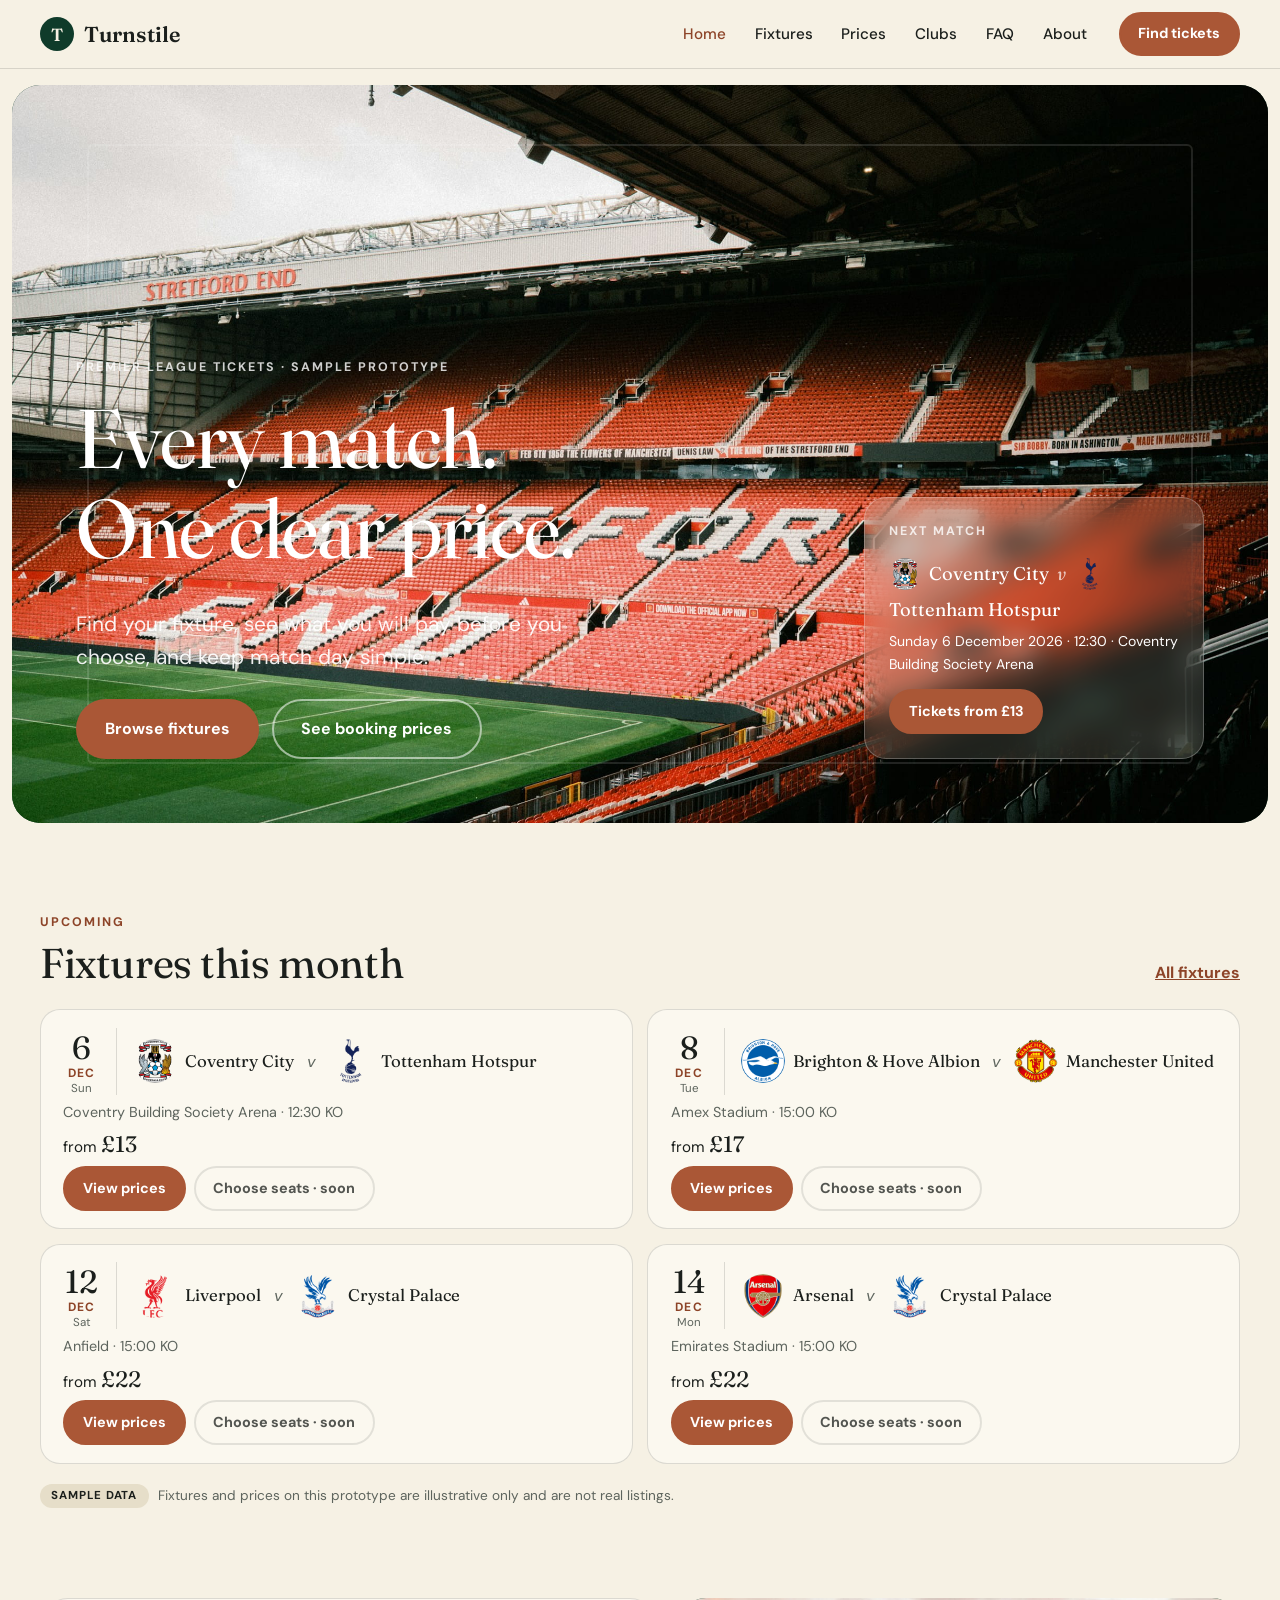
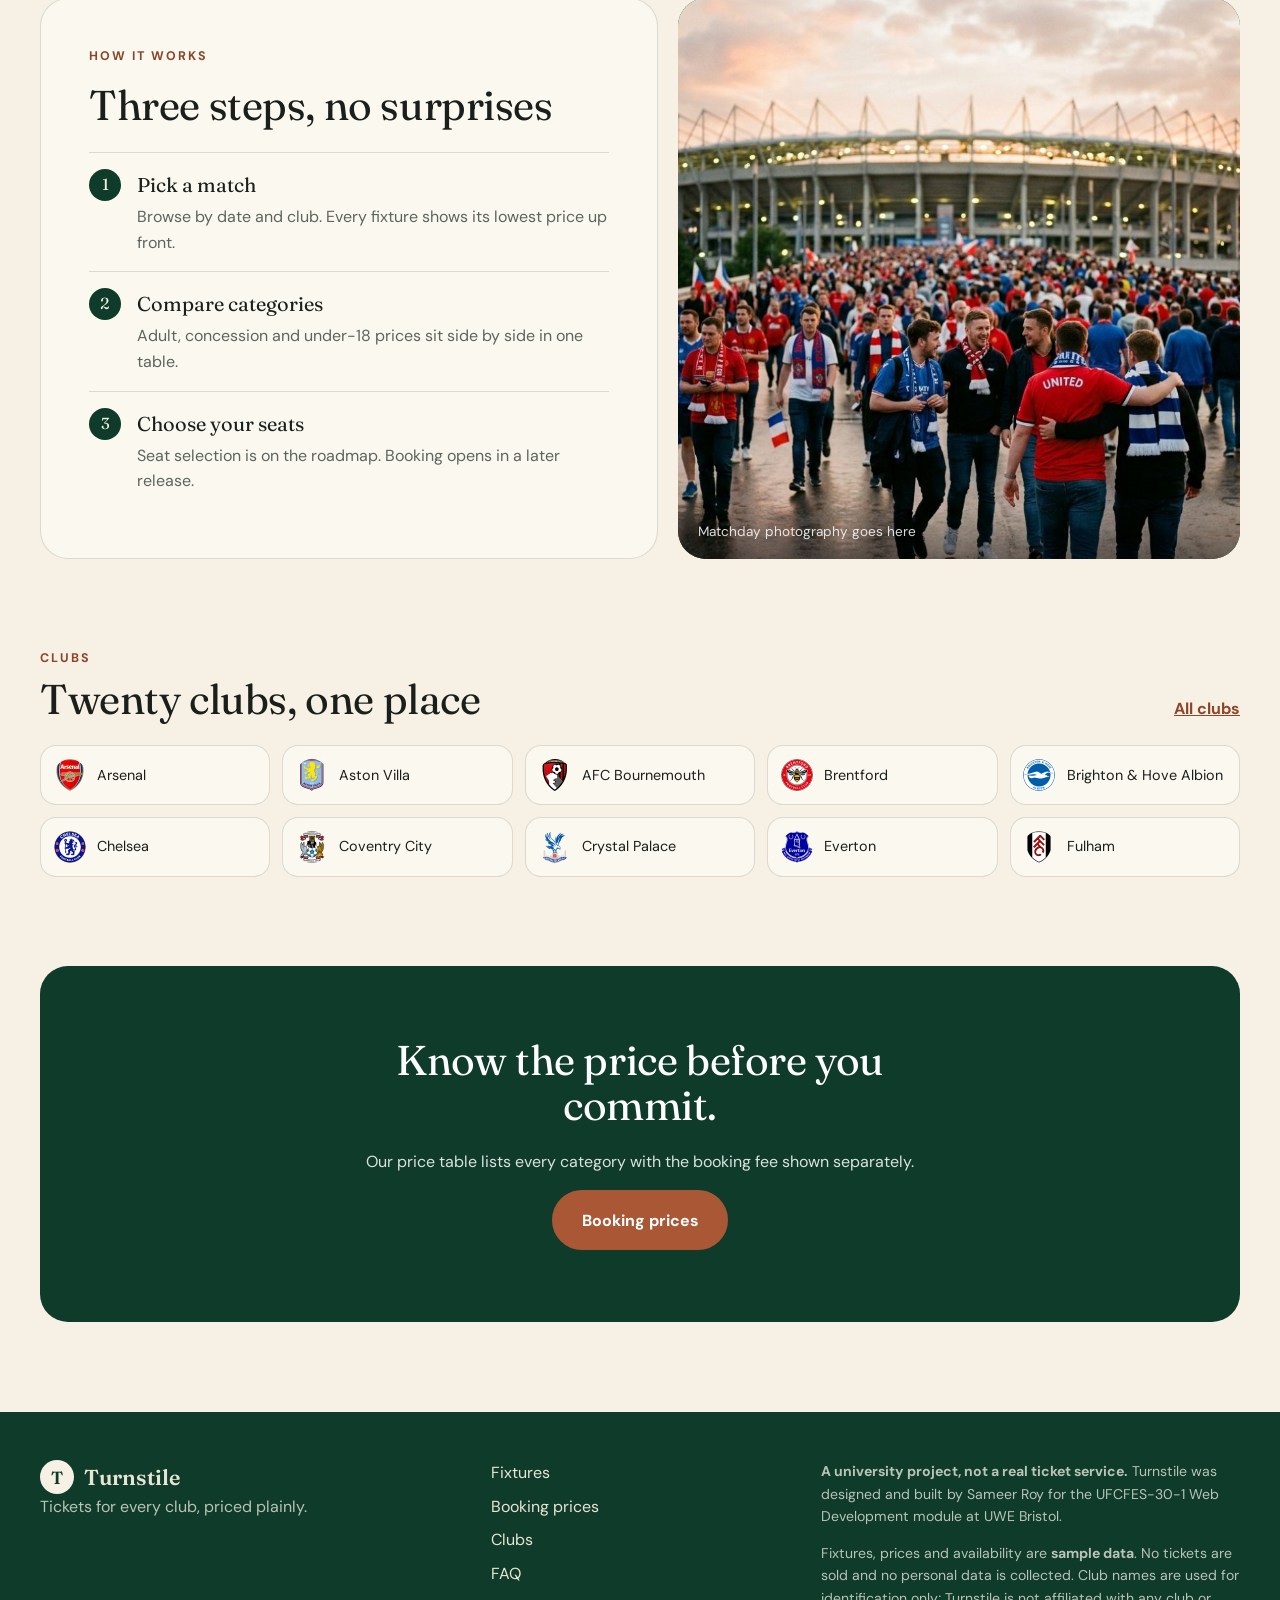
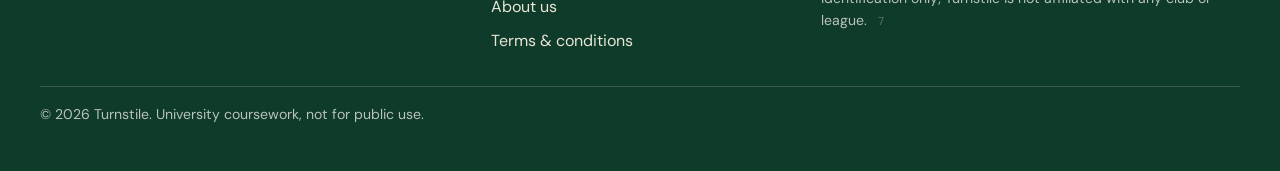
<file: src/index.html>
<!DOCTYPE html>
<html lang="en-GB">
  <head>
    <meta charset="utf-8">
    <meta name="viewport" content="width=device-width, initial-scale=1">
    <title>Home | Turnstile</title>
    <meta name="description" content="Independent multi-club ticket platform concept. Find fixtures and see clear prices.">
    <meta name="theme-color" content="#0f3b2a">
    <link rel="icon" href="assets/favicon.svg" type="image/svg+xml">
    <link rel="preconnect" href="https://fonts.googleapis.com">
    <link rel="preconnect" href="https://fonts.gstatic.com" crossorigin>
    <link rel="stylesheet" href="https://fonts.googleapis.com/css2?family=Fraunces:opsz,wght@9..144,400;9..144,600&family=DM+Sans:wght@400;500;700&display=swap">
    <link rel="stylesheet" href="css/style.css">
    <link rel="stylesheet" href="css/theme.css">
  </head>
  <body class="home">
    <a class="skip" href="#main">Skip to content</a>
    <header class="site-header">
      <div class="bar">
        <a class="brand" href="index.html" aria-label="Turnstile home"><span class="mono" aria-hidden="true">T</span><span class="word">Turnstile</span></a>
        <input type="checkbox" id="nav-toggle" class="nav-toggle" aria-label="Toggle menu">
        <label for="nav-toggle" class="burger" aria-hidden="true"><i></i><i></i><i></i></label>
        <nav class="nav" aria-label="Main">
          <ul>
            <li><a href="index.html" aria-current="page">Home</a></li>
            <li><a href="fixtures.html">Fixtures</a></li>
            <li><a href="prices.html">Prices</a></li>
            <li><a href="clubs.html">Clubs</a></li>
            <li><a href="faq.html">FAQ</a></li>
            <li><a href="about.html">About</a></li>
          </ul>
          <a class="pill sm" href="fixtures.html">Find tickets</a>
        </nav>
      </div>
    </header>
    <main id="main">
      <section class="hero">
        <div class="hero-media" data-slot="hero-video">
          <video autoplay muted loop playsinline preload="metadata" poster="assets/photos/hero.jpg" aria-hidden="true">
            <source src="assets/video/hero.mp4" type="video/mp4">
          </video>
        </div>
        <div class="hero-in wrap">
          <p class="eyebrow">Premier League tickets &middot; sample prototype</p>
          <h1>Every match.<br>One clear price.</h1>
          <p class="lead">Find your fixture, see what you will pay before you choose, and keep match day simple.</p>
          <p class="cta"><a class="pill" href="fixtures.html">Browse fixtures</a><a class="pill ghost-light" href="prices.html">See booking prices</a></p>
        </div>
        <aside class="next" aria-label="Next fixture">
          <p class="eyebrow">Next match</p>
          <p class="next-teams"><img class="badge sm" src="assets/badges/coventry.png" alt="Coventry City badge" width="64" height="64" loading="lazy"><span>Coventry City</span><em>v</em><img class="badge sm" src="assets/badges/tottenham.png" alt="Tottenham Hotspur badge" width="64" height="64" loading="lazy"><span>Tottenham Hotspur</span></p>
          <p class="small">Sunday 6 December 2026 &middot; 12:30 &middot; Coventry Building Society Arena</p>
          <a class="pill sm" href="fixtures.html">Tickets from &pound;13</a>
        </aside>
      </section>
      <section class="wrap band">
        <div class="band-head">
          <p class="eyebrow dark">Upcoming</p>
          <h2>Fixtures this month</h2>
          <a class="link" href="fixtures.html">All fixtures</a>
        </div>
        <div class="fx-list">
          <article class="fx">
            <time class="fx-date" datetime="2026-12-06"><b>6</b><span>Dec</span><small>Sun</small></time>
            <div class="fx-teams">
              <div class="team"><img class="badge md" src="assets/badges/coventry.png" alt="Coventry City badge" width="64" height="64" loading="lazy"><span>Coventry City</span></div>
              <span class="vs">v</span>
              <div class="team"><img class="badge md" src="assets/badges/tottenham.png" alt="Tottenham Hotspur badge" width="64" height="64" loading="lazy"><span>Tottenham Hotspur</span></div>
            </div>
            <p class="fx-meta">Coventry Building Society Arena &middot; 12:30 KO</p>
            <p class="fx-price">from <b>&pound;13</b></p>
            <div class="fx-actions"><a class="pill sm" href="prices.html#cat-c">View prices</a> <span class="pill sm ghost" aria-disabled="true" title="Seat selection arrives in a later release">Choose seats &middot; soon</span></div>
          </article>
          <article class="fx">
            <time class="fx-date" datetime="2026-12-08"><b>8</b><span>Dec</span><small>Tue</small></time>
            <div class="fx-teams">
              <div class="team"><img class="badge md" src="assets/badges/brighton.png" alt="Brighton &amp; Hove Albion badge" width="64" height="64" loading="lazy"><span>Brighton &amp; Hove Albion</span></div>
              <span class="vs">v</span>
              <div class="team"><img class="badge md" src="assets/badges/man-united.png" alt="Manchester United badge" width="64" height="64" loading="lazy"><span>Manchester United</span></div>
            </div>
            <p class="fx-meta">Amex Stadium &middot; 15:00 KO</p>
            <p class="fx-price">from <b>&pound;17</b></p>
            <div class="fx-actions"><a class="pill sm" href="prices.html#cat-b">View prices</a> <span class="pill sm ghost" aria-disabled="true" title="Seat selection arrives in a later release">Choose seats &middot; soon</span></div>
          </article>
          <article class="fx">
            <time class="fx-date" datetime="2026-12-12"><b>12</b><span>Dec</span><small>Sat</small></time>
            <div class="fx-teams">
              <div class="team"><img class="badge md" src="assets/badges/liverpool.png" alt="Liverpool badge" width="64" height="64" loading="lazy"><span>Liverpool</span></div>
              <span class="vs">v</span>
              <div class="team"><img class="badge md" src="assets/badges/crystal-palace.png" alt="Crystal Palace badge" width="64" height="64" loading="lazy"><span>Crystal Palace</span></div>
            </div>
            <p class="fx-meta">Anfield &middot; 15:00 KO</p>
            <p class="fx-price">from <b>&pound;22</b></p>
            <div class="fx-actions"><a class="pill sm" href="prices.html#cat-a">View prices</a> <span class="pill sm ghost" aria-disabled="true" title="Seat selection arrives in a later release">Choose seats &middot; soon</span></div>
          </article>
          <article class="fx">
            <time class="fx-date" datetime="2026-12-14"><b>14</b><span>Dec</span><small>Mon</small></time>
            <div class="fx-teams">
              <div class="team"><img class="badge md" src="assets/badges/arsenal.png" alt="Arsenal badge" width="64" height="64" loading="lazy"><span>Arsenal</span></div>
              <span class="vs">v</span>
              <div class="team"><img class="badge md" src="assets/badges/crystal-palace.png" alt="Crystal Palace badge" width="64" height="64" loading="lazy"><span>Crystal Palace</span></div>
            </div>
            <p class="fx-meta">Emirates Stadium &middot; 15:00 KO</p>
            <p class="fx-price">from <b>&pound;22</b></p>
            <div class="fx-actions"><a class="pill sm" href="prices.html#cat-a">View prices</a> <span class="pill sm ghost" aria-disabled="true" title="Seat selection arrives in a later release">Choose seats &middot; soon</span></div>
          </article>
        </div>
        <p class="sample"><span>Sample data</span> Fixtures and prices on this prototype are illustrative only and are not real listings.</p>
      </section>
      <section class="wrap split">
        <div class="panel round">
          <p class="eyebrow dark">How it works</p>
          <h2>Three steps, no surprises</h2>
          <ol class="steps">
            <li><b>Pick a match</b><span>Browse by date and club. Every fixture shows its lowest price up front.</span></li>
            <li><b>Compare categories</b><span>Adult, concession and under-18 prices sit side by side in one table.</span></li>
            <li><b>Choose your seats</b><span>Seat selection is on the roadmap. Booking opens in a later release.</span></li>
          </ol>
        </div>
        <div class="media-panel round" data-slot="match-photo">
          <img src="assets/photos/crowd.jpg" alt="Fans on a matchday approach" loading="lazy">
          <p class="cap">Matchday photography goes here</p>
        </div>
      </section>
      <section class="wrap band">
        <div class="band-head">
          <p class="eyebrow dark">Clubs</p>
          <h2>Twenty clubs, one place</h2>
          <a class="link" href="clubs.html">All clubs</a>
        </div>
        <ul class="club-strip">
          <li><a href="clubs.html#arsenal"><img class="badge sm" src="assets/badges/arsenal.png" alt="Arsenal badge" width="64" height="64" loading="lazy"><span>Arsenal</span></a></li>
          <li><a href="clubs.html#aston-villa"><img class="badge sm" src="assets/badges/aston-villa.png" alt="Aston Villa badge" width="64" height="64" loading="lazy"><span>Aston Villa</span></a></li>
          <li><a href="clubs.html#bournemouth"><img class="badge sm" src="assets/badges/bournemouth.png" alt="AFC Bournemouth badge" width="64" height="64" loading="lazy"><span>AFC Bournemouth</span></a></li>
          <li><a href="clubs.html#brentford"><img class="badge sm" src="assets/badges/brentford.png" alt="Brentford badge" width="64" height="64" loading="lazy"><span>Brentford</span></a></li>
          <li><a href="clubs.html#brighton"><img class="badge sm" src="assets/badges/brighton.png" alt="Brighton &amp; Hove Albion badge" width="64" height="64" loading="lazy"><span>Brighton &amp; Hove Albion</span></a></li>
          <li><a href="clubs.html#chelsea"><img class="badge sm" src="assets/badges/chelsea.png" alt="Chelsea badge" width="64" height="64" loading="lazy"><span>Chelsea</span></a></li>
          <li><a href="clubs.html#coventry"><img class="badge sm" src="assets/badges/coventry.png" alt="Coventry City badge" width="64" height="64" loading="lazy"><span>Coventry City</span></a></li>
          <li><a href="clubs.html#crystal-palace"><img class="badge sm" src="assets/badges/crystal-palace.png" alt="Crystal Palace badge" width="64" height="64" loading="lazy"><span>Crystal Palace</span></a></li>
          <li><a href="clubs.html#everton"><img class="badge sm" src="assets/badges/everton.png" alt="Everton badge" width="64" height="64" loading="lazy"><span>Everton</span></a></li>
          <li><a href="clubs.html#fulham"><img class="badge sm" src="assets/badges/fulham.png" alt="Fulham badge" width="64" height="64" loading="lazy"><span>Fulham</span></a></li>
        </ul>
      </section>
      <section class="wrap">
        <div class="cta-panel round">
          <h2>Know the price before you commit.</h2>
          <p>Our price table lists every category with the booking fee shown separately.</p>
          <a class="pill" href="prices.html">Booking prices</a>
        </div>
      </section>
    </main>
    <footer class="site-footer">
      <div class="wrap foot">
        <div>
          <a class="brand light" href="index.html"><span class="mono" aria-hidden="true">T</span><span class="word">Turnstile</span></a>
          <p class="muted">Tickets for every club, priced plainly.</p>
        </div>
        <nav aria-label="Footer">
          <ul>
            <li><a href="fixtures.html">Fixtures</a></li>
            <li><a href="prices.html">Booking prices</a></li>
            <li><a href="clubs.html">Clubs</a></li>
            <li><a href="faq.html">FAQ</a></li>
            <li><a href="about.html">About us</a></li>
            <li><a href="terms.html">Terms &amp; conditions</a></li>
          </ul>
        </nav>
        <div class="small muted">
          <p><strong>A university project, not a real ticket service.</strong> Turnstile was designed and built by Sameer Roy for the UFCFES-30-1 Web Development module at UWE Bristol.</p>
          <p>Fixtures, prices and availability are <strong>sample data</strong>. No tickets are sold and no personal data is collected. Club names are used for identification only; Turnstile is not affiliated with any club or league. <a class="seven-link" href="seven.html" aria-label="A small tribute">7</a></p>
        </div>
      </div>
      <p class="wrap small muted foot-note">&copy; 2026 Turnstile. University coursework, not for public use.</p>
    </footer>
  </body>
</html>
</file>
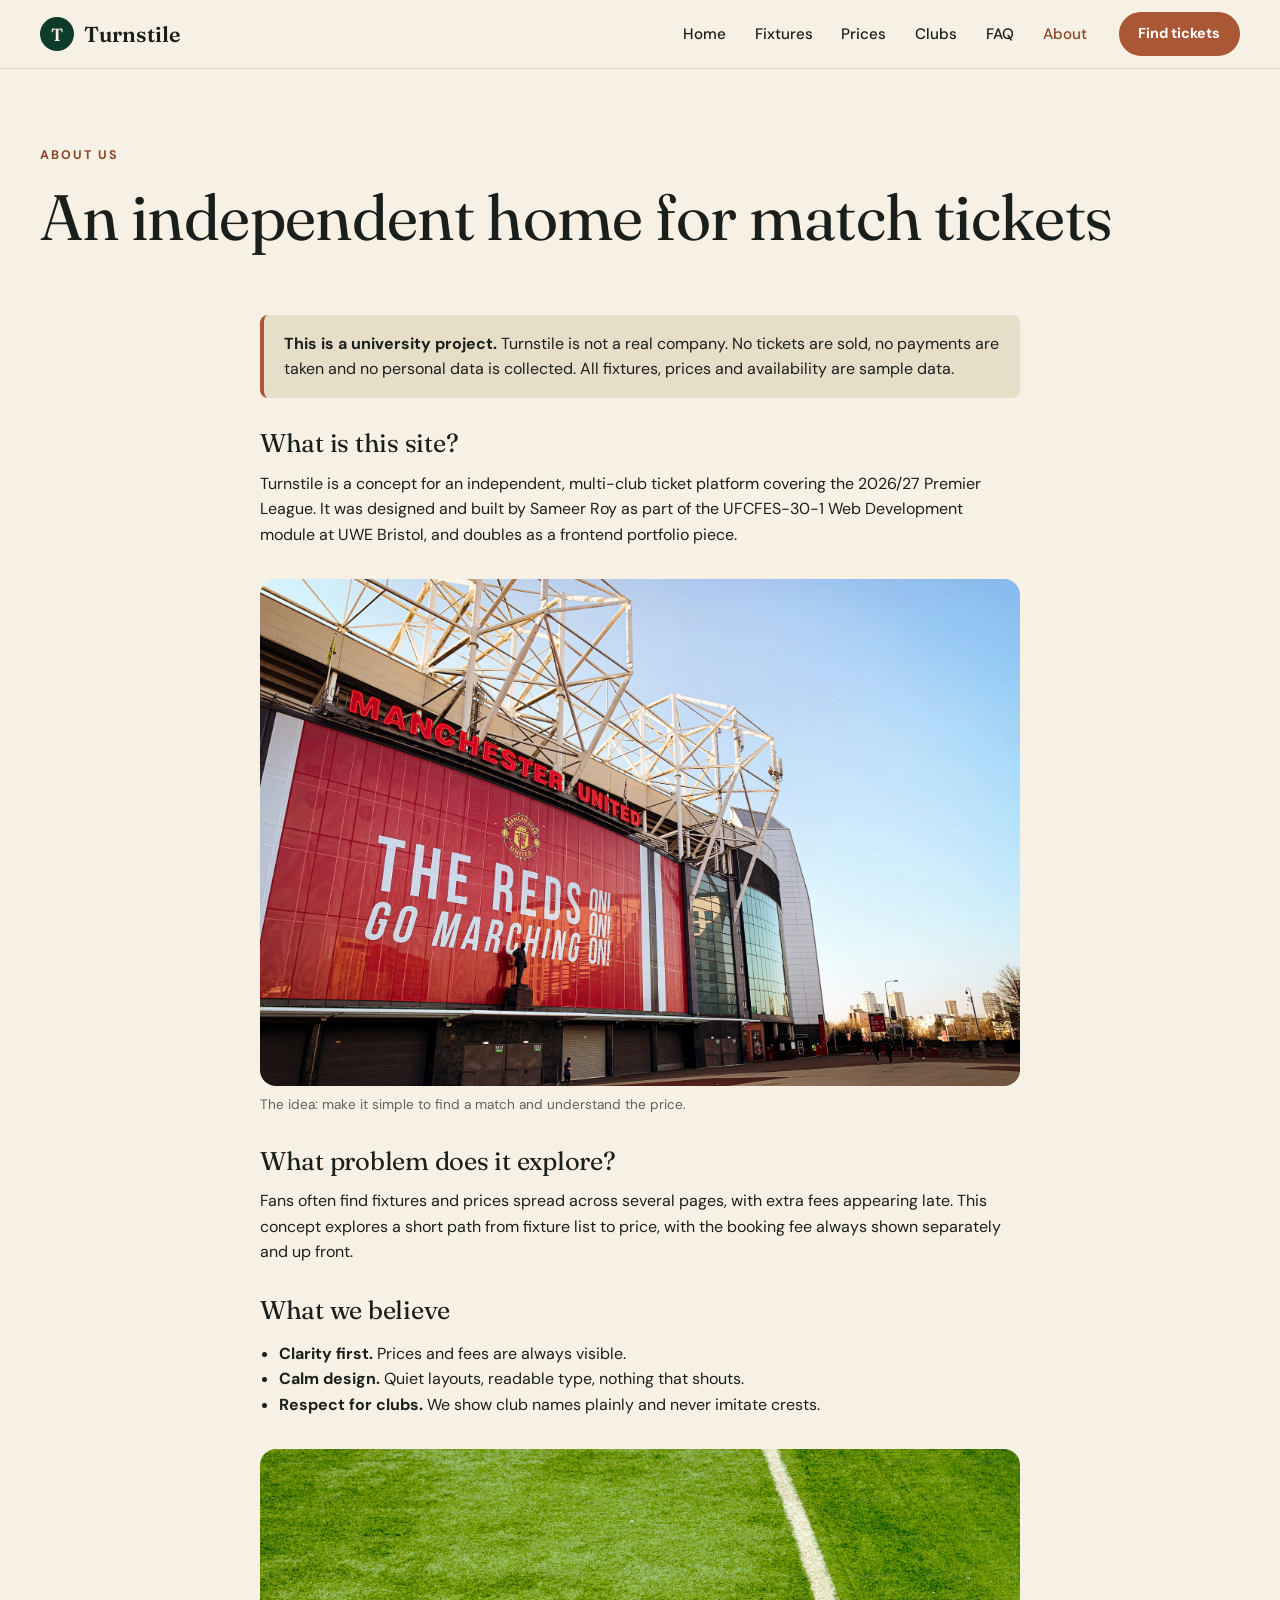
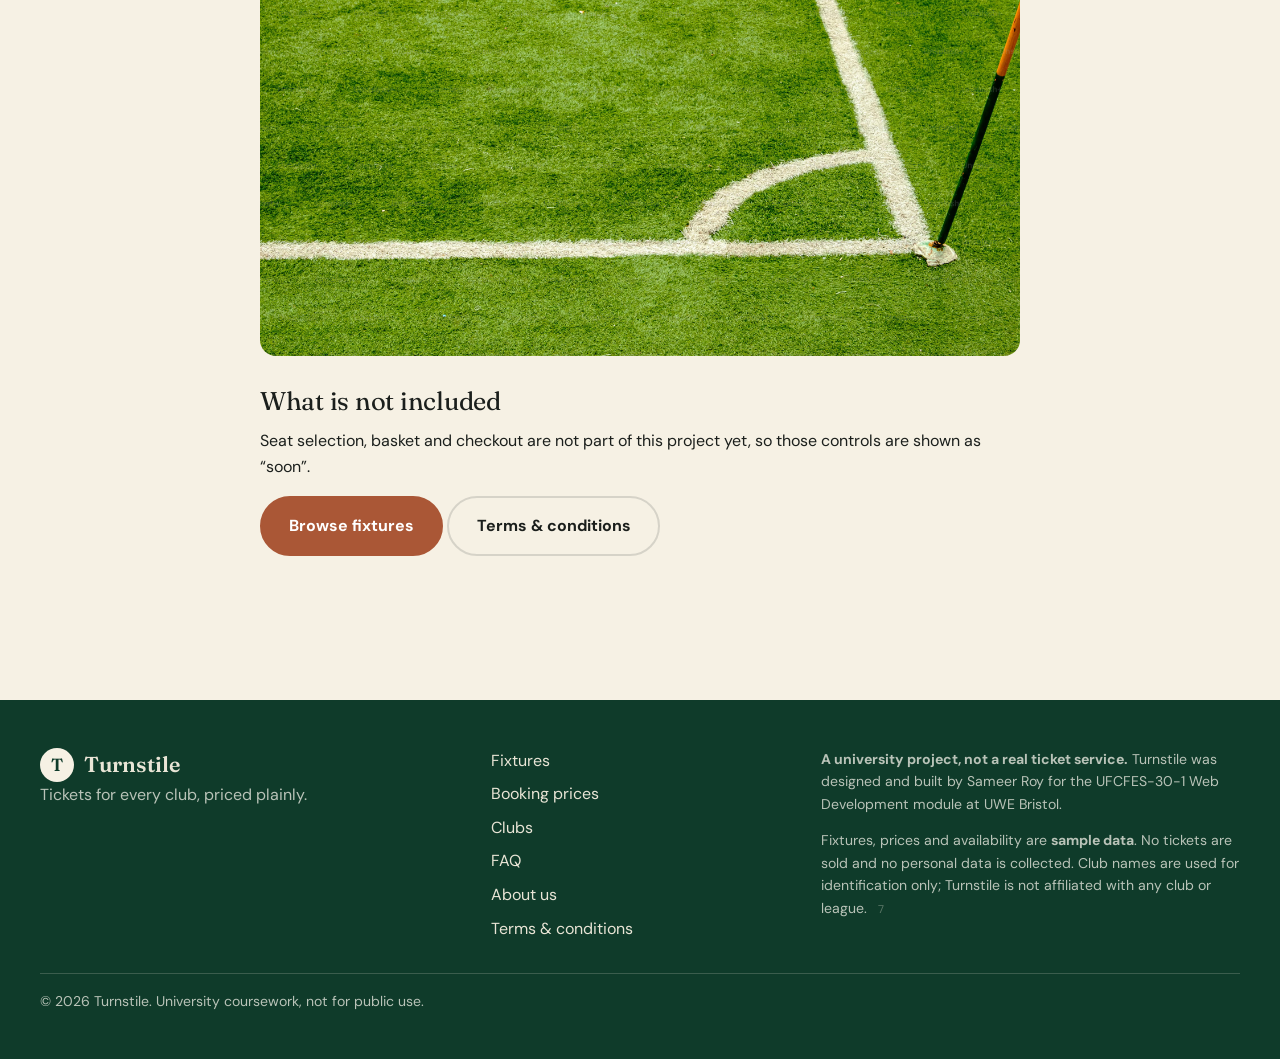
<file: src/about.html>
<!DOCTYPE html>
<html lang="en-GB">
  <head>
    <meta charset="utf-8">
    <meta name="viewport" content="width=device-width, initial-scale=1">
    <title>About us | Turnstile</title>
    <meta name="description" content="About the platform and this prototype.">
    <meta name="theme-color" content="#0f3b2a">
    <link rel="icon" href="assets/favicon.svg" type="image/svg+xml">
    <link rel="preconnect" href="https://fonts.googleapis.com">
    <link rel="preconnect" href="https://fonts.gstatic.com" crossorigin>
    <link rel="stylesheet" href="https://fonts.googleapis.com/css2?family=Fraunces:opsz,wght@9..144,400;9..144,600&family=DM+Sans:wght@400;500;700&display=swap">
    <link rel="stylesheet" href="css/style.css">
    <link rel="stylesheet" href="css/theme.css">
  </head>
  <body>
    <a class="skip" href="#main">Skip to content</a>
    <header class="site-header">
      <div class="bar">
        <a class="brand" href="index.html" aria-label="Turnstile home"><span class="mono" aria-hidden="true">T</span><span class="word">Turnstile</span></a>
        <input type="checkbox" id="nav-toggle" class="nav-toggle" aria-label="Toggle menu">
        <label for="nav-toggle" class="burger" aria-hidden="true"><i></i><i></i><i></i></label>
        <nav class="nav" aria-label="Main">
          <ul>
            <li><a href="index.html">Home</a></li>
            <li><a href="fixtures.html">Fixtures</a></li>
            <li><a href="prices.html">Prices</a></li>
            <li><a href="clubs.html">Clubs</a></li>
            <li><a href="faq.html">FAQ</a></li>
            <li><a href="about.html" aria-current="page">About</a></li>
          </ul>
          <a class="pill sm" href="fixtures.html">Find tickets</a>
        </nav>
      </div>
    </header>
    <main id="main">
      <section class="page-head wrap">
        <p class="eyebrow dark">About us</p>
        <h1>An independent home for match tickets</h1>
      </section>
      <section class="wrap narrow prose">
        <aside class="note"><strong>This is a university project.</strong> Turnstile is not a real company. No tickets are sold, no payments are taken and no personal data is collected. All fixtures, prices and availability are sample data.</aside>
        <h2>What is this site?</h2>
        <p>Turnstile is a concept for an independent, multi-club ticket platform covering the 2026/27 Premier League. It was designed and built by Sameer Roy as part of the UFCFES-30-1 Web Development module at UWE Bristol, and doubles as a frontend portfolio piece.</p>
        <figure class="figure">
          <img src="assets/photos/stadium.jpg" alt="A football stadium exterior" loading="lazy">
          <figcaption>The idea: make it simple to find a match and understand the price.</figcaption>
        </figure>
        <h2>What problem does it explore?</h2>
        <p>Fans often find fixtures and prices spread across several pages, with extra fees appearing late. This concept explores a short path from fixture list to price, with the booking fee always shown separately and up front.</p>
        <h2>What we believe</h2>
        <ul>
          <li><b>Clarity first.</b> Prices and fees are always visible.</li>
          <li><b>Calm design.</b> Quiet layouts, readable type, nothing that shouts.</li>
          <li><b>Respect for clubs.</b> We show club names plainly and never imitate crests.</li>
        </ul>
        <figure class="figure"><img src="assets/photos/pitch.jpg" alt="Close-up of grass on a football pitch" loading="lazy"></figure>
        <h2>What is not included</h2>
        <p>Seat selection, basket and checkout are not part of this project yet, so those controls are shown as &ldquo;soon&rdquo;.</p>
        <p><a class="pill" href="fixtures.html">Browse fixtures</a> <a class="pill ghost" href="terms.html">Terms &amp; conditions</a></p>
      </section>
    </main>
    <footer class="site-footer">
      <div class="wrap foot">
        <div>
          <a class="brand light" href="index.html"><span class="mono" aria-hidden="true">T</span><span class="word">Turnstile</span></a>
          <p class="muted">Tickets for every club, priced plainly.</p>
        </div>
        <nav aria-label="Footer">
          <ul>
            <li><a href="fixtures.html">Fixtures</a></li>
            <li><a href="prices.html">Booking prices</a></li>
            <li><a href="clubs.html">Clubs</a></li>
            <li><a href="faq.html">FAQ</a></li>
            <li><a href="about.html">About us</a></li>
            <li><a href="terms.html">Terms &amp; conditions</a></li>
          </ul>
        </nav>
        <div class="small muted">
          <p><strong>A university project, not a real ticket service.</strong> Turnstile was designed and built by Sameer Roy for the UFCFES-30-1 Web Development module at UWE Bristol.</p>
          <p>Fixtures, prices and availability are <strong>sample data</strong>. No tickets are sold and no personal data is collected. Club names are used for identification only; Turnstile is not affiliated with any club or league. <a class="seven-link" href="seven.html" aria-label="A small tribute">7</a></p>
        </div>
      </div>
      <p class="wrap small muted foot-note">&copy; 2026 Turnstile. University coursework, not for public use.</p>
    </footer>
  </body>
</html>
</file>
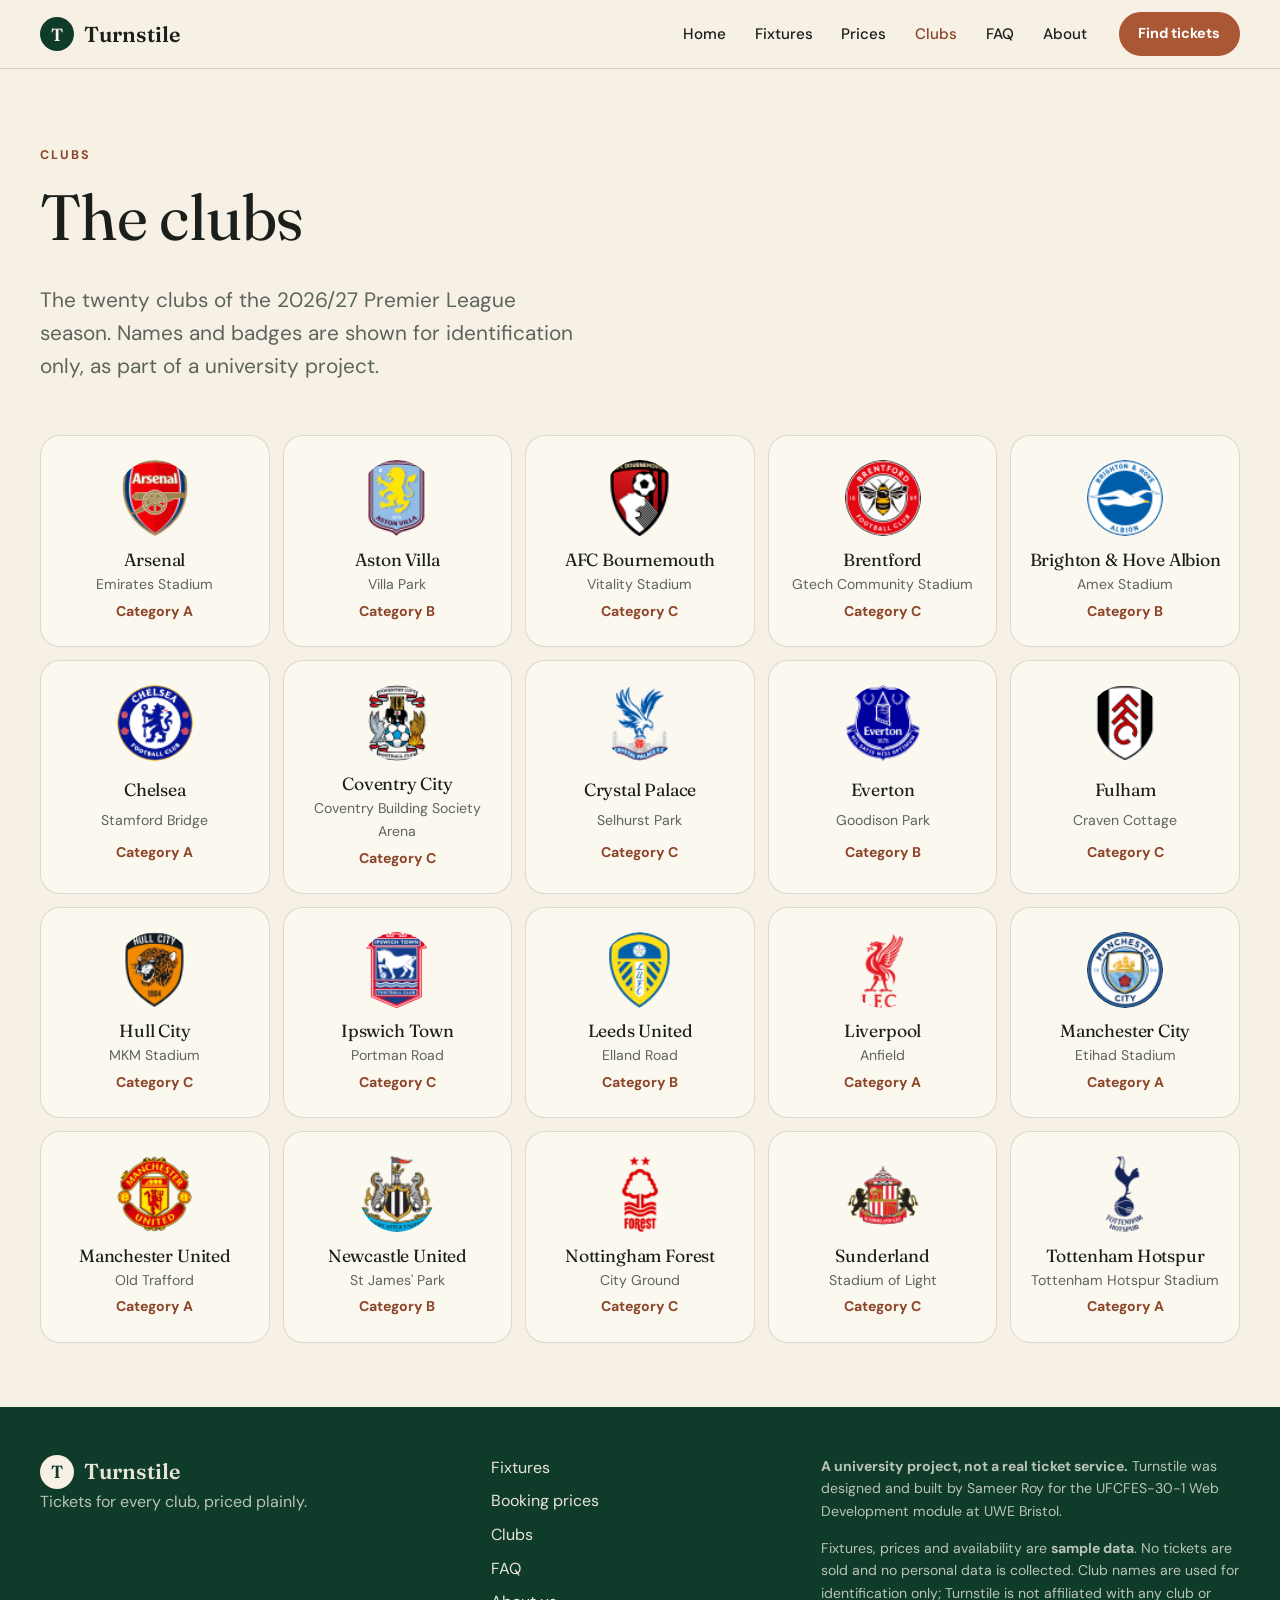
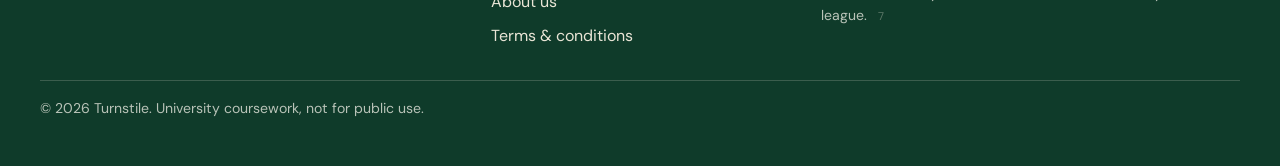
<file: src/clubs.html>
<!DOCTYPE html>
<html lang="en-GB">
  <head>
    <meta charset="utf-8">
    <meta name="viewport" content="width=device-width, initial-scale=1">
    <title>Clubs | Turnstile</title>
    <meta name="description" content="All twenty clubs with badge slots and grounds.">
    <meta name="theme-color" content="#0f3b2a">
    <link rel="icon" href="assets/favicon.svg" type="image/svg+xml">
    <link rel="preconnect" href="https://fonts.googleapis.com">
    <link rel="preconnect" href="https://fonts.gstatic.com" crossorigin>
    <link rel="stylesheet" href="https://fonts.googleapis.com/css2?family=Fraunces:opsz,wght@9..144,400;9..144,600&family=DM+Sans:wght@400;500;700&display=swap">
    <link rel="stylesheet" href="css/style.css">
    <link rel="stylesheet" href="css/theme.css">
  </head>
  <body>
    <a class="skip" href="#main">Skip to content</a>
    <header class="site-header">
      <div class="bar">
        <a class="brand" href="index.html" aria-label="Turnstile home"><span class="mono" aria-hidden="true">T</span><span class="word">Turnstile</span></a>
        <input type="checkbox" id="nav-toggle" class="nav-toggle" aria-label="Toggle menu">
        <label for="nav-toggle" class="burger" aria-hidden="true"><i></i><i></i><i></i></label>
        <nav class="nav" aria-label="Main">
          <ul>
            <li><a href="index.html">Home</a></li>
            <li><a href="fixtures.html">Fixtures</a></li>
            <li><a href="prices.html">Prices</a></li>
            <li><a href="clubs.html" aria-current="page">Clubs</a></li>
            <li><a href="faq.html">FAQ</a></li>
            <li><a href="about.html">About</a></li>
          </ul>
          <a class="pill sm" href="fixtures.html">Find tickets</a>
        </nav>
      </div>
    </header>
    <main id="main">
      <section class="page-head wrap">
        <p class="eyebrow dark">Clubs</p>
        <h1>The clubs</h1>
        <p class="lead dark">The twenty clubs of the 2026/27 Premier League season. Names and badges are shown for identification only, as part of a university project.</p>
      </section>
      <section class="wrap">
        <ul class="club-grid">
          <li id="arsenal" class="club">
            <a href="fixtures.html">
              <img class="badge lg" src="assets/badges/arsenal.png" alt="Arsenal badge" width="64" height="64" loading="lazy">
              <h2>Arsenal</h2>
              <p class="small">Emirates Stadium</p>
              <p class="small tag">Category A</p>
            </a>
          </li>
          <li id="aston-villa" class="club">
            <a href="fixtures.html">
              <img class="badge lg" src="assets/badges/aston-villa.png" alt="Aston Villa badge" width="64" height="64" loading="lazy">
              <h2>Aston Villa</h2>
              <p class="small">Villa Park</p>
              <p class="small tag">Category B</p>
            </a>
          </li>
          <li id="bournemouth" class="club">
            <a href="fixtures.html">
              <img class="badge lg" src="assets/badges/bournemouth.png" alt="AFC Bournemouth badge" width="64" height="64" loading="lazy">
              <h2>AFC Bournemouth</h2>
              <p class="small">Vitality Stadium</p>
              <p class="small tag">Category C</p>
            </a>
          </li>
          <li id="brentford" class="club">
            <a href="fixtures.html">
              <img class="badge lg" src="assets/badges/brentford.png" alt="Brentford badge" width="64" height="64" loading="lazy">
              <h2>Brentford</h2>
              <p class="small">Gtech Community Stadium</p>
              <p class="small tag">Category C</p>
            </a>
          </li>
          <li id="brighton" class="club">
            <a href="fixtures.html">
              <img class="badge lg" src="assets/badges/brighton.png" alt="Brighton &amp; Hove Albion badge" width="64" height="64" loading="lazy">
              <h2>Brighton &amp; Hove Albion</h2>
              <p class="small">Amex Stadium</p>
              <p class="small tag">Category B</p>
            </a>
          </li>
          <li id="chelsea" class="club">
            <a href="fixtures.html">
              <img class="badge lg" src="assets/badges/chelsea.png" alt="Chelsea badge" width="64" height="64" loading="lazy">
              <h2>Chelsea</h2>
              <p class="small">Stamford Bridge</p>
              <p class="small tag">Category A</p>
            </a>
          </li>
          <li id="coventry" class="club">
            <a href="fixtures.html">
              <img class="badge lg" src="assets/badges/coventry.png" alt="Coventry City badge" width="64" height="64" loading="lazy">
              <h2>Coventry City</h2>
              <p class="small">Coventry Building Society Arena</p>
              <p class="small tag">Category C</p>
            </a>
          </li>
          <li id="crystal-palace" class="club">
            <a href="fixtures.html">
              <img class="badge lg" src="assets/badges/crystal-palace.png" alt="Crystal Palace badge" width="64" height="64" loading="lazy">
              <h2>Crystal Palace</h2>
              <p class="small">Selhurst Park</p>
              <p class="small tag">Category C</p>
            </a>
          </li>
          <li id="everton" class="club">
            <a href="fixtures.html">
              <img class="badge lg" src="assets/badges/everton.png" alt="Everton badge" width="64" height="64" loading="lazy">
              <h2>Everton</h2>
              <p class="small">Goodison Park</p>
              <p class="small tag">Category B</p>
            </a>
          </li>
          <li id="fulham" class="club">
            <a href="fixtures.html">
              <img class="badge lg" src="assets/badges/fulham.png" alt="Fulham badge" width="64" height="64" loading="lazy">
              <h2>Fulham</h2>
              <p class="small">Craven Cottage</p>
              <p class="small tag">Category C</p>
            </a>
          </li>
          <li id="hull" class="club">
            <a href="fixtures.html">
              <img class="badge lg" src="assets/badges/hull.png" alt="Hull City badge" width="64" height="64" loading="lazy">
              <h2>Hull City</h2>
              <p class="small">MKM Stadium</p>
              <p class="small tag">Category C</p>
            </a>
          </li>
          <li id="ipswich" class="club">
            <a href="fixtures.html">
              <img class="badge lg" src="assets/badges/ipswich.png" alt="Ipswich Town badge" width="64" height="64" loading="lazy">
              <h2>Ipswich Town</h2>
              <p class="small">Portman Road</p>
              <p class="small tag">Category C</p>
            </a>
          </li>
          <li id="leeds" class="club">
            <a href="fixtures.html">
              <img class="badge lg" src="assets/badges/leeds.png" alt="Leeds United badge" width="64" height="64" loading="lazy">
              <h2>Leeds United</h2>
              <p class="small">Elland Road</p>
              <p class="small tag">Category B</p>
            </a>
          </li>
          <li id="liverpool" class="club">
            <a href="fixtures.html">
              <img class="badge lg" src="assets/badges/liverpool.png" alt="Liverpool badge" width="64" height="64" loading="lazy">
              <h2>Liverpool</h2>
              <p class="small">Anfield</p>
              <p class="small tag">Category A</p>
            </a>
          </li>
          <li id="man-city" class="club">
            <a href="fixtures.html">
              <img class="badge lg" src="assets/badges/man-city.png" alt="Manchester City badge" width="64" height="64" loading="lazy">
              <h2>Manchester City</h2>
              <p class="small">Etihad Stadium</p>
              <p class="small tag">Category A</p>
            </a>
          </li>
          <li id="man-united" class="club">
            <a href="https://www.instagram.com/cristiano/" target="_blank" rel="noopener noreferrer">
              <img class="badge lg" src="assets/badges/man-united.png" alt="Manchester United badge" width="64" height="64" loading="lazy">
              <h2>Manchester United</h2>
              <p class="small">Old Trafford</p>
              <p class="small tag">Category A</p>
            </a>
          </li>
          <li id="newcastle" class="club">
            <a href="fixtures.html">
              <img class="badge lg" src="assets/badges/newcastle.png" alt="Newcastle United badge" width="64" height="64" loading="lazy">
              <h2>Newcastle United</h2>
              <p class="small">St James&#x27; Park</p>
              <p class="small tag">Category B</p>
            </a>
          </li>
          <li id="nottm-forest" class="club">
            <a href="fixtures.html">
              <img class="badge lg" src="assets/badges/nottm-forest.png" alt="Nottingham Forest badge" width="64" height="64" loading="lazy">
              <h2>Nottingham Forest</h2>
              <p class="small">City Ground</p>
              <p class="small tag">Category C</p>
            </a>
          </li>
          <li id="sunderland" class="club">
            <a href="fixtures.html">
              <img class="badge lg" src="assets/badges/sunderland.png" alt="Sunderland badge" width="64" height="64" loading="lazy">
              <h2>Sunderland</h2>
              <p class="small">Stadium of Light</p>
              <p class="small tag">Category C</p>
            </a>
          </li>
          <li id="tottenham" class="club">
            <a href="fixtures.html">
              <img class="badge lg" src="assets/badges/tottenham.png" alt="Tottenham Hotspur badge" width="64" height="64" loading="lazy">
              <h2>Tottenham Hotspur</h2>
              <p class="small">Tottenham Hotspur Stadium</p>
              <p class="small tag">Category A</p>
            </a>
          </li>
        </ul>
      </section>
    </main>
    <footer class="site-footer">
      <div class="wrap foot">
        <div>
          <a class="brand light" href="index.html"><span class="mono" aria-hidden="true">T</span><span class="word">Turnstile</span></a>
          <p class="muted">Tickets for every club, priced plainly.</p>
        </div>
        <nav aria-label="Footer">
          <ul>
            <li><a href="fixtures.html">Fixtures</a></li>
            <li><a href="prices.html">Booking prices</a></li>
            <li><a href="clubs.html">Clubs</a></li>
            <li><a href="faq.html">FAQ</a></li>
            <li><a href="about.html">About us</a></li>
            <li><a href="terms.html">Terms &amp; conditions</a></li>
          </ul>
        </nav>
        <div class="small muted">
          <p><strong>A university project, not a real ticket service.</strong> Turnstile was designed and built by Sameer Roy for the UFCFES-30-1 Web Development module at UWE Bristol.</p>
          <p>Fixtures, prices and availability are <strong>sample data</strong>. No tickets are sold and no personal data is collected. Club names are used for identification only; Turnstile is not affiliated with any club or league. <a class="seven-link" href="seven.html" aria-label="A small tribute">7</a></p>
        </div>
      </div>
      <p class="wrap small muted foot-note">&copy; 2026 Turnstile. University coursework, not for public use.</p>
    </footer>
  </body>
</html>
</file>
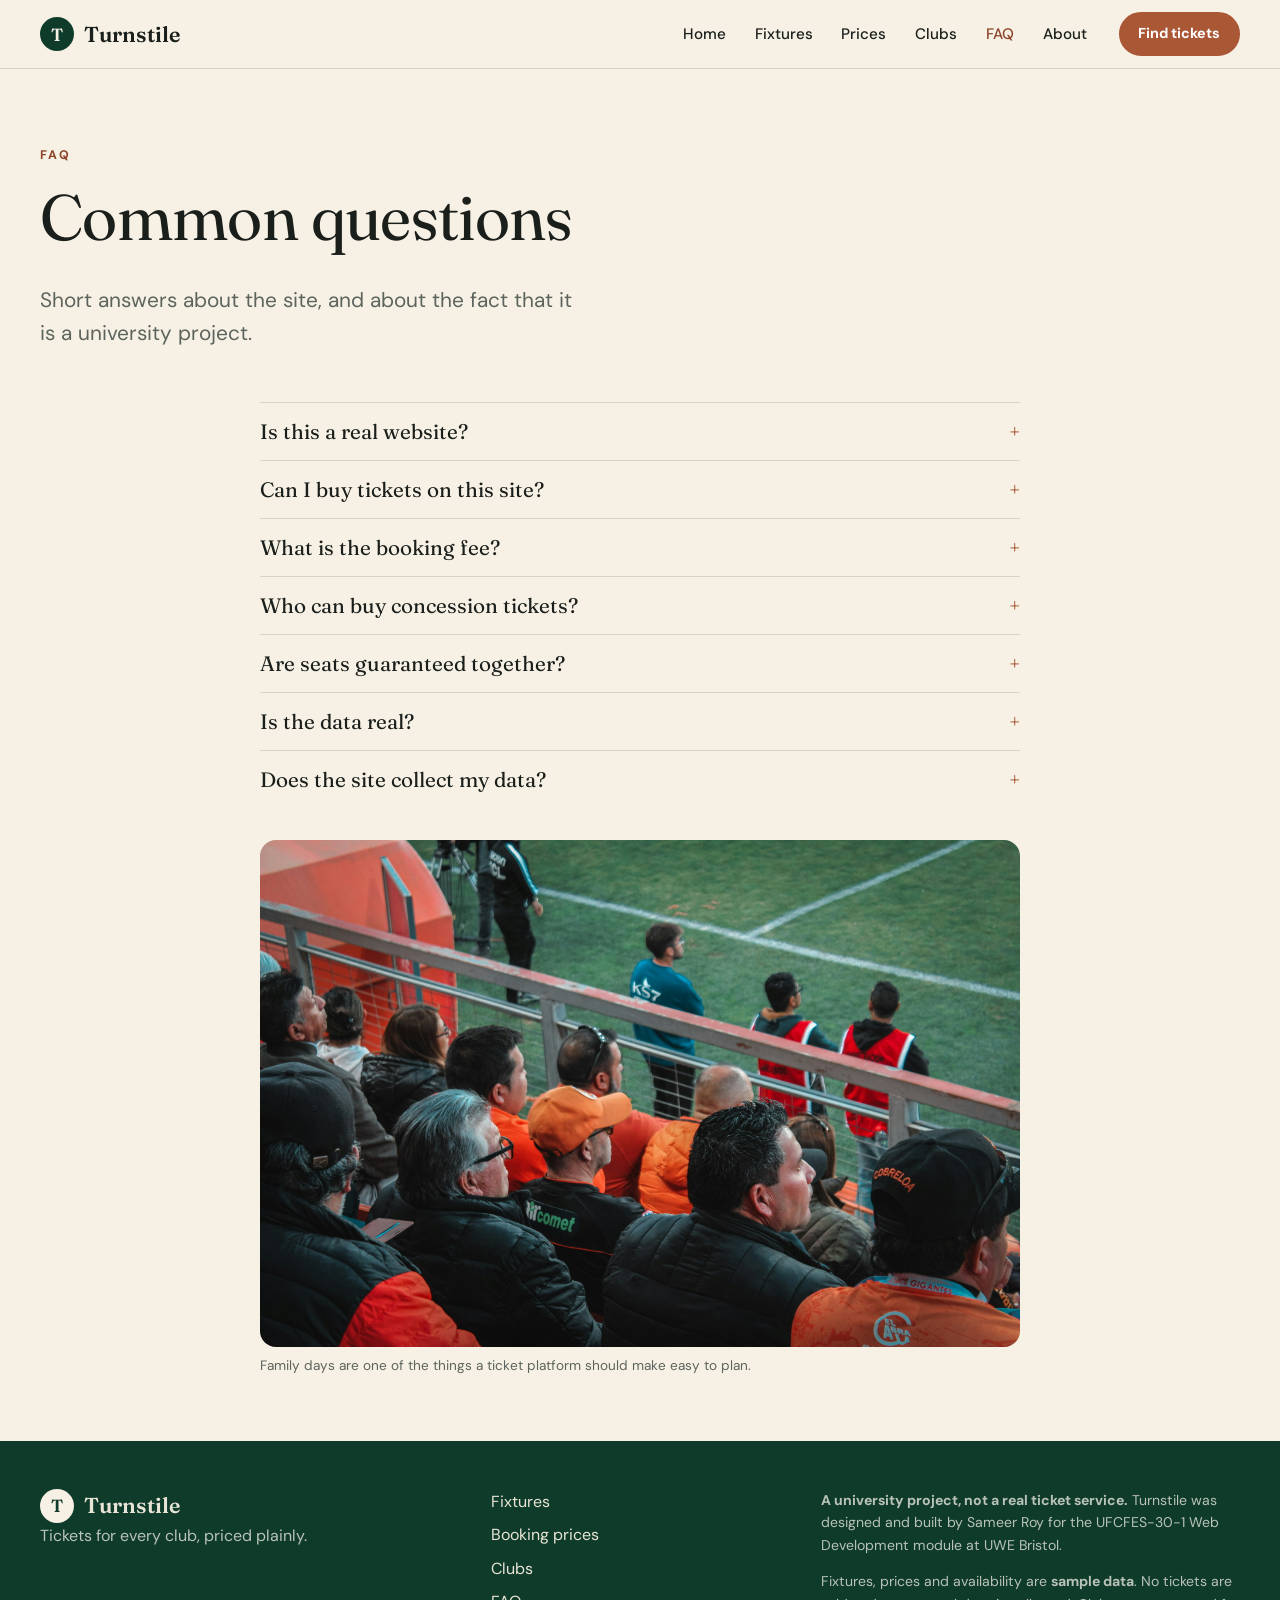
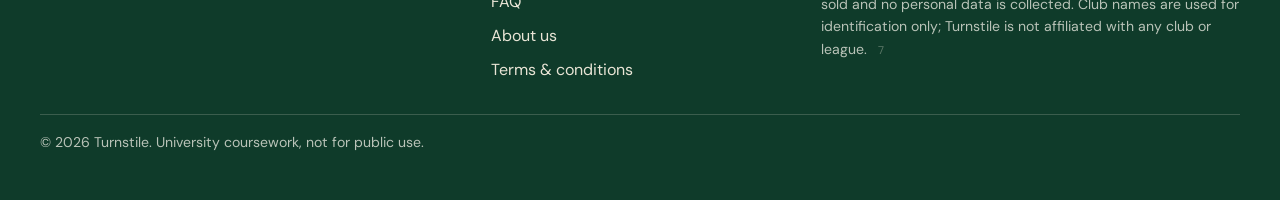
<file: src/faq.html>
<!DOCTYPE html>
<html lang="en-GB">
  <head>
    <meta charset="utf-8">
    <meta name="viewport" content="width=device-width, initial-scale=1">
    <title>FAQ | Turnstile</title>
    <meta name="description" content="Common questions about booking and this prototype.">
    <meta name="theme-color" content="#0f3b2a">
    <link rel="icon" href="assets/favicon.svg" type="image/svg+xml">
    <link rel="preconnect" href="https://fonts.googleapis.com">
    <link rel="preconnect" href="https://fonts.gstatic.com" crossorigin>
    <link rel="stylesheet" href="https://fonts.googleapis.com/css2?family=Fraunces:opsz,wght@9..144,400;9..144,600&family=DM+Sans:wght@400;500;700&display=swap">
    <link rel="stylesheet" href="css/style.css">
    <link rel="stylesheet" href="css/theme.css">
  </head>
  <body>
    <a class="skip" href="#main">Skip to content</a>
    <header class="site-header">
      <div class="bar">
        <a class="brand" href="index.html" aria-label="Turnstile home"><span class="mono" aria-hidden="true">T</span><span class="word">Turnstile</span></a>
        <input type="checkbox" id="nav-toggle" class="nav-toggle" aria-label="Toggle menu">
        <label for="nav-toggle" class="burger" aria-hidden="true"><i></i><i></i><i></i></label>
        <nav class="nav" aria-label="Main">
          <ul>
            <li><a href="index.html">Home</a></li>
            <li><a href="fixtures.html">Fixtures</a></li>
            <li><a href="prices.html">Prices</a></li>
            <li><a href="clubs.html">Clubs</a></li>
            <li><a href="faq.html" aria-current="page">FAQ</a></li>
            <li><a href="about.html">About</a></li>
          </ul>
          <a class="pill sm" href="fixtures.html">Find tickets</a>
        </nav>
      </div>
    </header>
    <main id="main">
      <section class="page-head wrap">
        <p class="eyebrow dark">FAQ</p>
        <h1>Common questions</h1>
        <p class="lead dark">Short answers about the site, and about the fact that it is a university project.</p>
      </section>
      <section class="wrap narrow">
        <details class="qa">
          <summary>Is this a real website?</summary>
          <p>No. Turnstile is a university project, designed and built by Sameer Roy for the UFCFES-30-1 Web Development module at UWE Bristol. It is a concept for a multi-club ticket platform and is not run by, or connected to, any club or ticket seller.</p>
        </details>
        <details class="qa">
          <summary>Can I buy tickets on this site?</summary>
          <p>No. Nothing on this site can be bought, reserved or refunded. It demonstrates fixtures, price categories and how a clear booking journey could look.</p>
        </details>
        <details class="qa">
          <summary>What is the booking fee?</summary>
          <p>The sample fee is &pound;1.50 per ticket, shown separately in the price tables so the total is clear.</p>
        </details>
        <details class="qa">
          <summary>Who can buy concession tickets?</summary>
          <p>Concession pricing in this sample applies to over-65s and students. Real eligibility would be set by each club.</p>
        </details>
        <details class="qa">
          <summary>Are seats guaranteed together?</summary>
          <p>Seat selection is not built yet. When it launches, you will pick seats on a map and see adjacent availability.</p>
        </details>
        <details class="qa">
          <summary>Is the data real?</summary>
          <p>No. Club names are real for identification. Dates, kick-off times and prices are generated sample data and must not be relied on.</p>
        </details>
        <details class="qa">
          <summary>Does the site collect my data?</summary>
          <p>No. There are no forms, accounts or tracking. The only outside request is for fonts from Google Fonts.</p>
        </details>
        <figure class="figure">
          <img src="assets/photos/family.jpg" alt="Adults and children walking together at a match" loading="lazy">
          <figcaption>Family days are one of the things a ticket platform should make easy to plan.</figcaption>
        </figure>
      </section>
    </main>
    <footer class="site-footer">
      <div class="wrap foot">
        <div>
          <a class="brand light" href="index.html"><span class="mono" aria-hidden="true">T</span><span class="word">Turnstile</span></a>
          <p class="muted">Tickets for every club, priced plainly.</p>
        </div>
        <nav aria-label="Footer">
          <ul>
            <li><a href="fixtures.html">Fixtures</a></li>
            <li><a href="prices.html">Booking prices</a></li>
            <li><a href="clubs.html">Clubs</a></li>
            <li><a href="faq.html">FAQ</a></li>
            <li><a href="about.html">About us</a></li>
            <li><a href="terms.html">Terms &amp; conditions</a></li>
          </ul>
        </nav>
        <div class="small muted">
          <p><strong>A university project, not a real ticket service.</strong> Turnstile was designed and built by Sameer Roy for the UFCFES-30-1 Web Development module at UWE Bristol.</p>
          <p>Fixtures, prices and availability are <strong>sample data</strong>. No tickets are sold and no personal data is collected. Club names are used for identification only; Turnstile is not affiliated with any club or league. <a class="seven-link" href="seven.html" aria-label="A small tribute">7</a></p>
        </div>
      </div>
      <p class="wrap small muted foot-note">&copy; 2026 Turnstile. University coursework, not for public use.</p>
    </footer>
  </body>
</html>
</file>
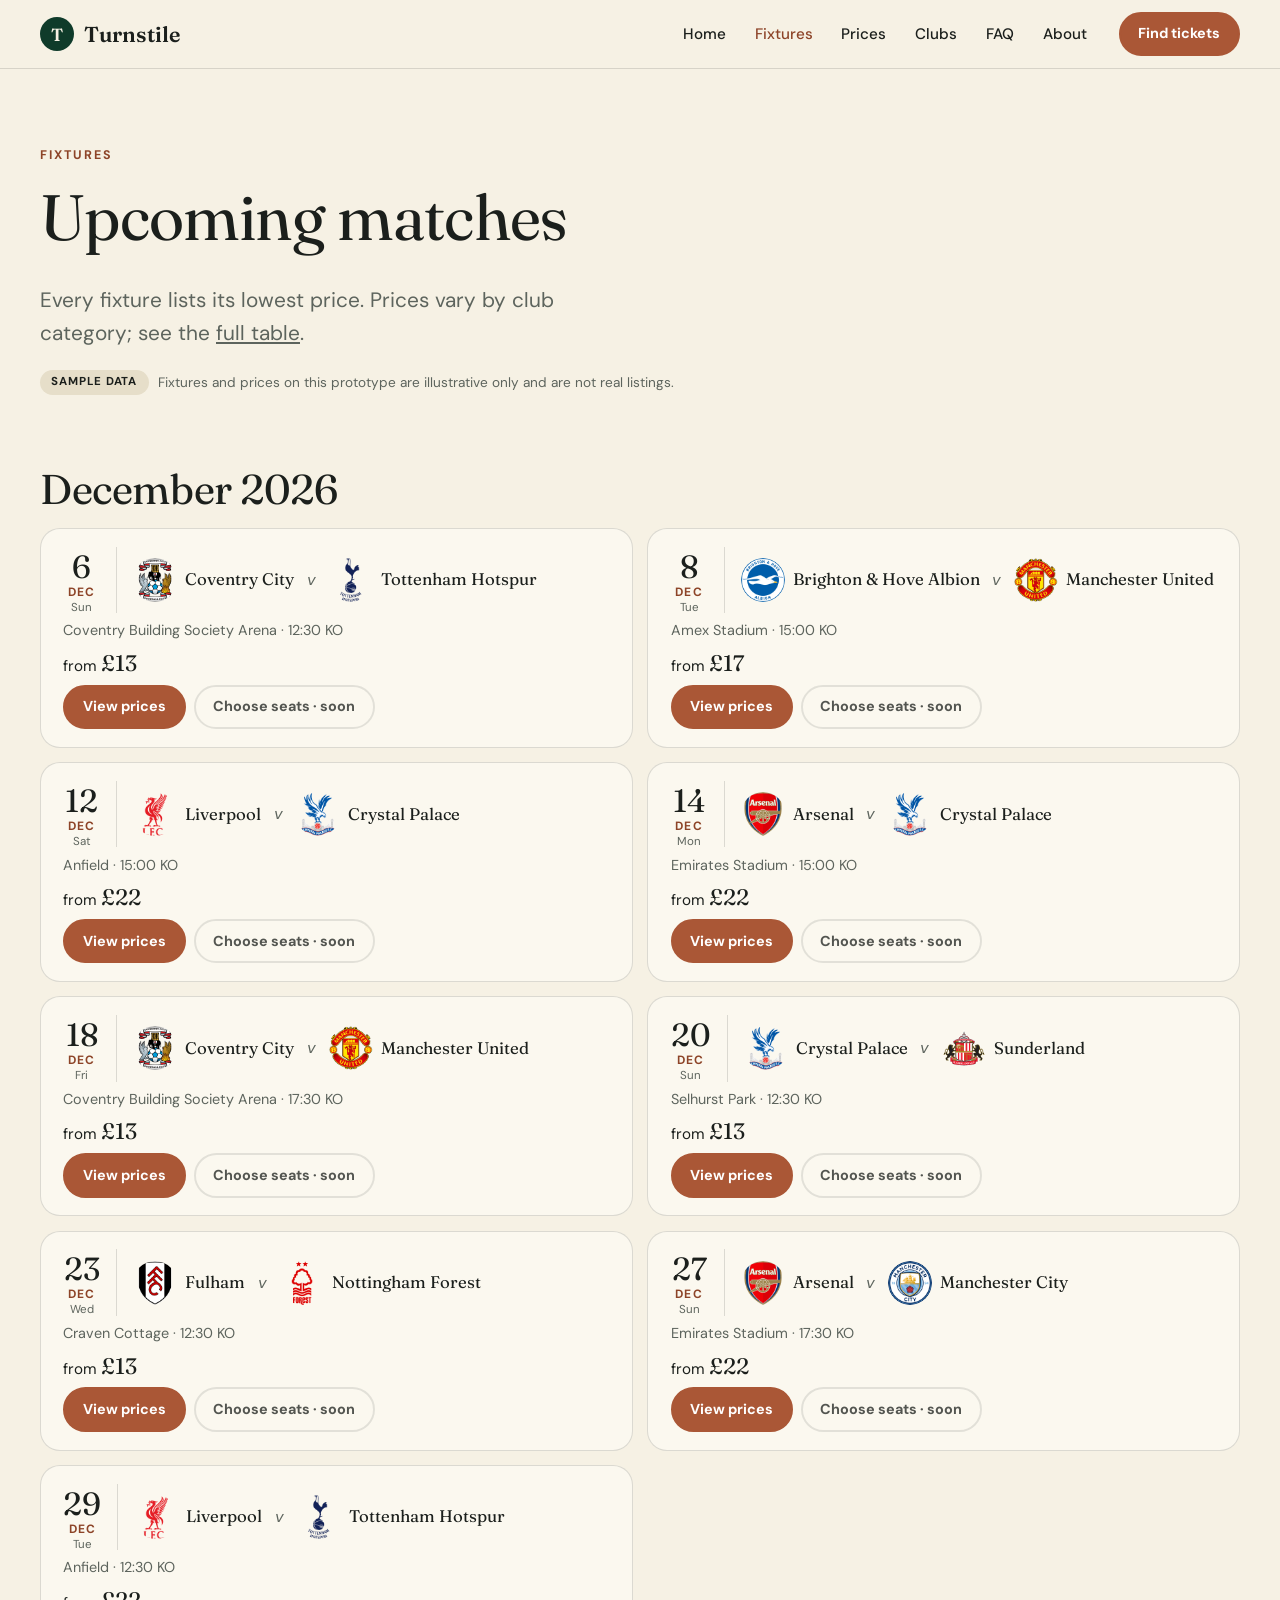
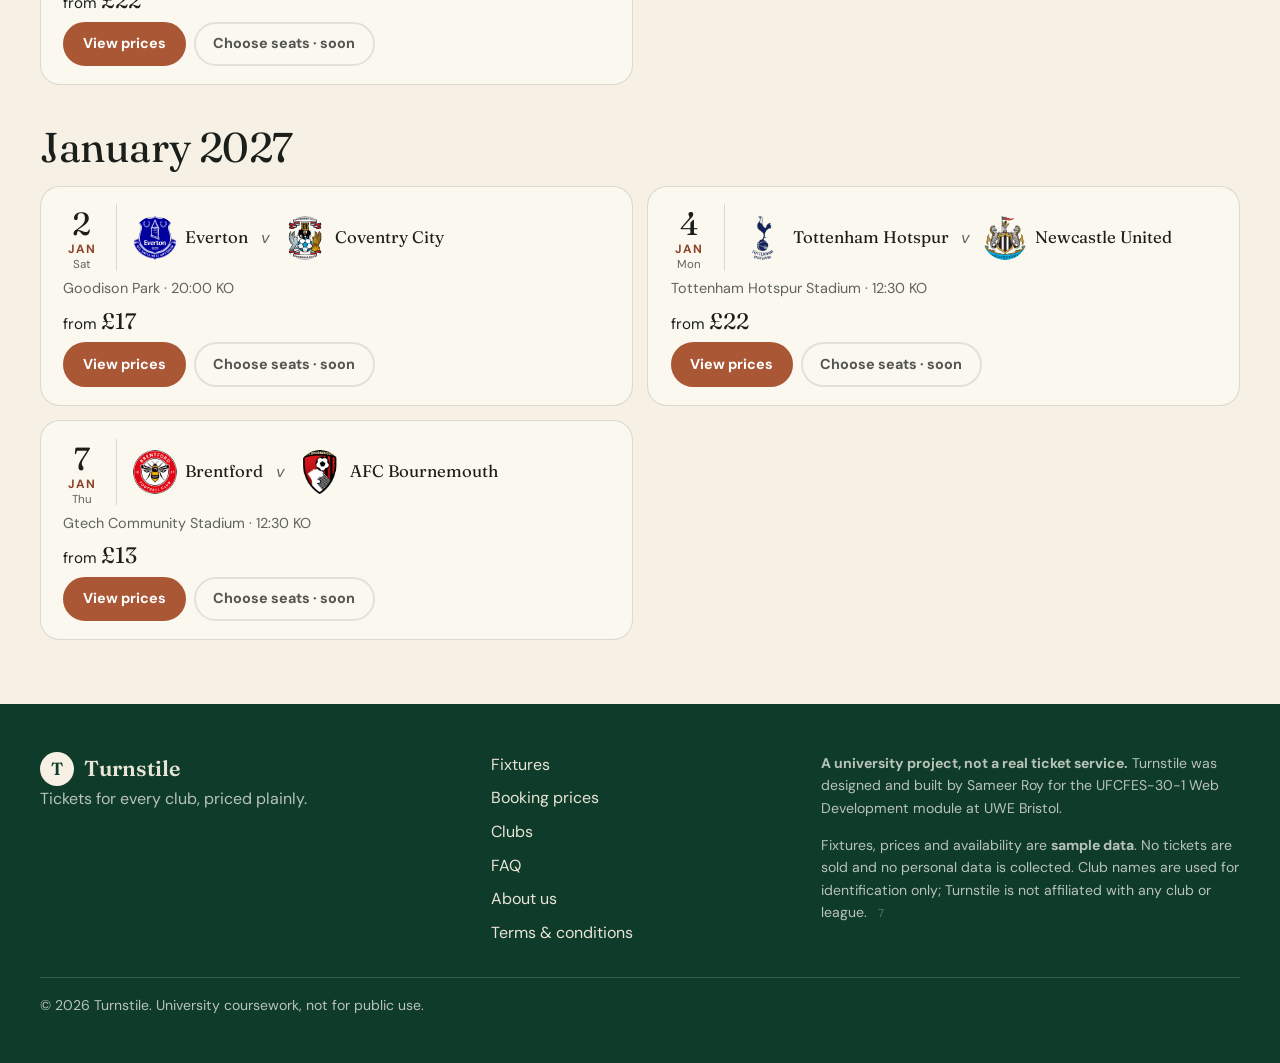
<file: src/fixtures.html>
<!DOCTYPE html>
<html lang="en-GB">
  <head>
    <meta charset="utf-8">
    <meta name="viewport" content="width=device-width, initial-scale=1">
    <title>Fixtures | Turnstile</title>
    <meta name="description" content="Upcoming Premier League fixtures with lowest ticket prices.">
    <meta name="theme-color" content="#0f3b2a">
    <link rel="icon" href="assets/favicon.svg" type="image/svg+xml">
    <link rel="preconnect" href="https://fonts.googleapis.com">
    <link rel="preconnect" href="https://fonts.gstatic.com" crossorigin>
    <link rel="stylesheet" href="https://fonts.googleapis.com/css2?family=Fraunces:opsz,wght@9..144,400;9..144,600&family=DM+Sans:wght@400;500;700&display=swap">
    <link rel="stylesheet" href="css/style.css">
    <link rel="stylesheet" href="css/theme.css">
  </head>
  <body>
    <a class="skip" href="#main">Skip to content</a>
    <header class="site-header">
      <div class="bar">
        <a class="brand" href="index.html" aria-label="Turnstile home"><span class="mono" aria-hidden="true">T</span><span class="word">Turnstile</span></a>
        <input type="checkbox" id="nav-toggle" class="nav-toggle" aria-label="Toggle menu">
        <label for="nav-toggle" class="burger" aria-hidden="true"><i></i><i></i><i></i></label>
        <nav class="nav" aria-label="Main">
          <ul>
            <li><a href="index.html">Home</a></li>
            <li><a href="fixtures.html" aria-current="page">Fixtures</a></li>
            <li><a href="prices.html">Prices</a></li>
            <li><a href="clubs.html">Clubs</a></li>
            <li><a href="faq.html">FAQ</a></li>
            <li><a href="about.html">About</a></li>
          </ul>
          <a class="pill sm" href="fixtures.html">Find tickets</a>
        </nav>
      </div>
    </header>
    <main id="main">
      <section class="page-head wrap">
        <p class="eyebrow dark">Fixtures</p>
        <h1>Upcoming matches</h1>
        <p class="lead dark">Every fixture lists its lowest price. Prices vary by club category; see the <a href="prices.html">full table</a>.</p>
        <p class="sample"><span>Sample data</span> Fixtures and prices on this prototype are illustrative only and are not real listings.</p>
      </section>
      <section class="wrap">
        <h2 class="month">December 2026</h2>
        <div class="fx-list">
          <article class="fx">
            <time class="fx-date" datetime="2026-12-06"><b>6</b><span>Dec</span><small>Sun</small></time>
            <div class="fx-teams">
              <div class="team"><img class="badge md" src="assets/badges/coventry.png" alt="Coventry City badge" width="64" height="64" loading="lazy"><span>Coventry City</span></div>
              <span class="vs">v</span>
              <div class="team"><img class="badge md" src="assets/badges/tottenham.png" alt="Tottenham Hotspur badge" width="64" height="64" loading="lazy"><span>Tottenham Hotspur</span></div>
            </div>
            <p class="fx-meta">Coventry Building Society Arena &middot; 12:30 KO</p>
            <p class="fx-price">from <b>&pound;13</b></p>
            <div class="fx-actions"><a class="pill sm" href="prices.html#cat-c">View prices</a> <span class="pill sm ghost" aria-disabled="true" title="Seat selection arrives in a later release">Choose seats &middot; soon</span></div>
          </article>
          <article class="fx">
            <time class="fx-date" datetime="2026-12-08"><b>8</b><span>Dec</span><small>Tue</small></time>
            <div class="fx-teams">
              <div class="team"><img class="badge md" src="assets/badges/brighton.png" alt="Brighton &amp; Hove Albion badge" width="64" height="64" loading="lazy"><span>Brighton &amp; Hove Albion</span></div>
              <span class="vs">v</span>
              <div class="team"><img class="badge md" src="assets/badges/man-united.png" alt="Manchester United badge" width="64" height="64" loading="lazy"><span>Manchester United</span></div>
            </div>
            <p class="fx-meta">Amex Stadium &middot; 15:00 KO</p>
            <p class="fx-price">from <b>&pound;17</b></p>
            <div class="fx-actions"><a class="pill sm" href="prices.html#cat-b">View prices</a> <span class="pill sm ghost" aria-disabled="true" title="Seat selection arrives in a later release">Choose seats &middot; soon</span></div>
          </article>
          <article class="fx">
            <time class="fx-date" datetime="2026-12-12"><b>12</b><span>Dec</span><small>Sat</small></time>
            <div class="fx-teams">
              <div class="team"><img class="badge md" src="assets/badges/liverpool.png" alt="Liverpool badge" width="64" height="64" loading="lazy"><span>Liverpool</span></div>
              <span class="vs">v</span>
              <div class="team"><img class="badge md" src="assets/badges/crystal-palace.png" alt="Crystal Palace badge" width="64" height="64" loading="lazy"><span>Crystal Palace</span></div>
            </div>
            <p class="fx-meta">Anfield &middot; 15:00 KO</p>
            <p class="fx-price">from <b>&pound;22</b></p>
            <div class="fx-actions"><a class="pill sm" href="prices.html#cat-a">View prices</a> <span class="pill sm ghost" aria-disabled="true" title="Seat selection arrives in a later release">Choose seats &middot; soon</span></div>
          </article>
          <article class="fx">
            <time class="fx-date" datetime="2026-12-14"><b>14</b><span>Dec</span><small>Mon</small></time>
            <div class="fx-teams">
              <div class="team"><img class="badge md" src="assets/badges/arsenal.png" alt="Arsenal badge" width="64" height="64" loading="lazy"><span>Arsenal</span></div>
              <span class="vs">v</span>
              <div class="team"><img class="badge md" src="assets/badges/crystal-palace.png" alt="Crystal Palace badge" width="64" height="64" loading="lazy"><span>Crystal Palace</span></div>
            </div>
            <p class="fx-meta">Emirates Stadium &middot; 15:00 KO</p>
            <p class="fx-price">from <b>&pound;22</b></p>
            <div class="fx-actions"><a class="pill sm" href="prices.html#cat-a">View prices</a> <span class="pill sm ghost" aria-disabled="true" title="Seat selection arrives in a later release">Choose seats &middot; soon</span></div>
          </article>
          <article class="fx">
            <time class="fx-date" datetime="2026-12-18"><b>18</b><span>Dec</span><small>Fri</small></time>
            <div class="fx-teams">
              <div class="team"><img class="badge md" src="assets/badges/coventry.png" alt="Coventry City badge" width="64" height="64" loading="lazy"><span>Coventry City</span></div>
              <span class="vs">v</span>
              <div class="team"><img class="badge md" src="assets/badges/man-united.png" alt="Manchester United badge" width="64" height="64" loading="lazy"><span>Manchester United</span></div>
            </div>
            <p class="fx-meta">Coventry Building Society Arena &middot; 17:30 KO</p>
            <p class="fx-price">from <b>&pound;13</b></p>
            <div class="fx-actions"><a class="pill sm" href="prices.html#cat-c">View prices</a> <span class="pill sm ghost" aria-disabled="true" title="Seat selection arrives in a later release">Choose seats &middot; soon</span></div>
          </article>
          <article class="fx">
            <time class="fx-date" datetime="2026-12-20"><b>20</b><span>Dec</span><small>Sun</small></time>
            <div class="fx-teams">
              <div class="team"><img class="badge md" src="assets/badges/crystal-palace.png" alt="Crystal Palace badge" width="64" height="64" loading="lazy"><span>Crystal Palace</span></div>
              <span class="vs">v</span>
              <div class="team"><img class="badge md" src="assets/badges/sunderland.png" alt="Sunderland badge" width="64" height="64" loading="lazy"><span>Sunderland</span></div>
            </div>
            <p class="fx-meta">Selhurst Park &middot; 12:30 KO</p>
            <p class="fx-price">from <b>&pound;13</b></p>
            <div class="fx-actions"><a class="pill sm" href="prices.html#cat-c">View prices</a> <span class="pill sm ghost" aria-disabled="true" title="Seat selection arrives in a later release">Choose seats &middot; soon</span></div>
          </article>
          <article class="fx">
            <time class="fx-date" datetime="2026-12-23"><b>23</b><span>Dec</span><small>Wed</small></time>
            <div class="fx-teams">
              <div class="team"><img class="badge md" src="assets/badges/fulham.png" alt="Fulham badge" width="64" height="64" loading="lazy"><span>Fulham</span></div>
              <span class="vs">v</span>
              <div class="team"><img class="badge md" src="assets/badges/nottm-forest.png" alt="Nottingham Forest badge" width="64" height="64" loading="lazy"><span>Nottingham Forest</span></div>
            </div>
            <p class="fx-meta">Craven Cottage &middot; 12:30 KO</p>
            <p class="fx-price">from <b>&pound;13</b></p>
            <div class="fx-actions"><a class="pill sm" href="prices.html#cat-c">View prices</a> <span class="pill sm ghost" aria-disabled="true" title="Seat selection arrives in a later release">Choose seats &middot; soon</span></div>
          </article>
          <article class="fx">
            <time class="fx-date" datetime="2026-12-27"><b>27</b><span>Dec</span><small>Sun</small></time>
            <div class="fx-teams">
              <div class="team"><img class="badge md" src="assets/badges/arsenal.png" alt="Arsenal badge" width="64" height="64" loading="lazy"><span>Arsenal</span></div>
              <span class="vs">v</span>
              <div class="team"><img class="badge md" src="assets/badges/man-city.png" alt="Manchester City badge" width="64" height="64" loading="lazy"><span>Manchester City</span></div>
            </div>
            <p class="fx-meta">Emirates Stadium &middot; 17:30 KO</p>
            <p class="fx-price">from <b>&pound;22</b></p>
            <div class="fx-actions"><a class="pill sm" href="prices.html#cat-a">View prices</a> <span class="pill sm ghost" aria-disabled="true" title="Seat selection arrives in a later release">Choose seats &middot; soon</span></div>
          </article>
          <article class="fx">
            <time class="fx-date" datetime="2026-12-29"><b>29</b><span>Dec</span><small>Tue</small></time>
            <div class="fx-teams">
              <div class="team"><img class="badge md" src="assets/badges/liverpool.png" alt="Liverpool badge" width="64" height="64" loading="lazy"><span>Liverpool</span></div>
              <span class="vs">v</span>
              <div class="team"><img class="badge md" src="assets/badges/tottenham.png" alt="Tottenham Hotspur badge" width="64" height="64" loading="lazy"><span>Tottenham Hotspur</span></div>
            </div>
            <p class="fx-meta">Anfield &middot; 12:30 KO</p>
            <p class="fx-price">from <b>&pound;22</b></p>
            <div class="fx-actions"><a class="pill sm" href="prices.html#cat-a">View prices</a> <span class="pill sm ghost" aria-disabled="true" title="Seat selection arrives in a later release">Choose seats &middot; soon</span></div>
          </article>
        </div>
        <h2 class="month">January 2027</h2>
        <div class="fx-list">
          <article class="fx">
            <time class="fx-date" datetime="2027-01-02"><b>2</b><span>Jan</span><small>Sat</small></time>
            <div class="fx-teams">
              <div class="team"><img class="badge md" src="assets/badges/everton.png" alt="Everton badge" width="64" height="64" loading="lazy"><span>Everton</span></div>
              <span class="vs">v</span>
              <div class="team"><img class="badge md" src="assets/badges/coventry.png" alt="Coventry City badge" width="64" height="64" loading="lazy"><span>Coventry City</span></div>
            </div>
            <p class="fx-meta">Goodison Park &middot; 20:00 KO</p>
            <p class="fx-price">from <b>&pound;17</b></p>
            <div class="fx-actions"><a class="pill sm" href="prices.html#cat-b">View prices</a> <span class="pill sm ghost" aria-disabled="true" title="Seat selection arrives in a later release">Choose seats &middot; soon</span></div>
          </article>
          <article class="fx">
            <time class="fx-date" datetime="2027-01-04"><b>4</b><span>Jan</span><small>Mon</small></time>
            <div class="fx-teams">
              <div class="team"><img class="badge md" src="assets/badges/tottenham.png" alt="Tottenham Hotspur badge" width="64" height="64" loading="lazy"><span>Tottenham Hotspur</span></div>
              <span class="vs">v</span>
              <div class="team"><img class="badge md" src="assets/badges/newcastle.png" alt="Newcastle United badge" width="64" height="64" loading="lazy"><span>Newcastle United</span></div>
            </div>
            <p class="fx-meta">Tottenham Hotspur Stadium &middot; 12:30 KO</p>
            <p class="fx-price">from <b>&pound;22</b></p>
            <div class="fx-actions"><a class="pill sm" href="prices.html#cat-a">View prices</a> <span class="pill sm ghost" aria-disabled="true" title="Seat selection arrives in a later release">Choose seats &middot; soon</span></div>
          </article>
          <article class="fx">
            <time class="fx-date" datetime="2027-01-07"><b>7</b><span>Jan</span><small>Thu</small></time>
            <div class="fx-teams">
              <div class="team"><img class="badge md" src="assets/badges/brentford.png" alt="Brentford badge" width="64" height="64" loading="lazy"><span>Brentford</span></div>
              <span class="vs">v</span>
              <div class="team"><img class="badge md" src="assets/badges/bournemouth.png" alt="AFC Bournemouth badge" width="64" height="64" loading="lazy"><span>AFC Bournemouth</span></div>
            </div>
            <p class="fx-meta">Gtech Community Stadium &middot; 12:30 KO</p>
            <p class="fx-price">from <b>&pound;13</b></p>
            <div class="fx-actions"><a class="pill sm" href="prices.html#cat-c">View prices</a> <span class="pill sm ghost" aria-disabled="true" title="Seat selection arrives in a later release">Choose seats &middot; soon</span></div>
          </article>
        </div>
      </section>
    </main>
    <footer class="site-footer">
      <div class="wrap foot">
        <div>
          <a class="brand light" href="index.html"><span class="mono" aria-hidden="true">T</span><span class="word">Turnstile</span></a>
          <p class="muted">Tickets for every club, priced plainly.</p>
        </div>
        <nav aria-label="Footer">
          <ul>
            <li><a href="fixtures.html">Fixtures</a></li>
            <li><a href="prices.html">Booking prices</a></li>
            <li><a href="clubs.html">Clubs</a></li>
            <li><a href="faq.html">FAQ</a></li>
            <li><a href="about.html">About us</a></li>
            <li><a href="terms.html">Terms &amp; conditions</a></li>
          </ul>
        </nav>
        <div class="small muted">
          <p><strong>A university project, not a real ticket service.</strong> Turnstile was designed and built by Sameer Roy for the UFCFES-30-1 Web Development module at UWE Bristol.</p>
          <p>Fixtures, prices and availability are <strong>sample data</strong>. No tickets are sold and no personal data is collected. Club names are used for identification only; Turnstile is not affiliated with any club or league. <a class="seven-link" href="seven.html" aria-label="A small tribute">7</a></p>
        </div>
      </div>
      <p class="wrap small muted foot-note">&copy; 2026 Turnstile. University coursework, not for public use.</p>
    </footer>
  </body>
</html>
</file>
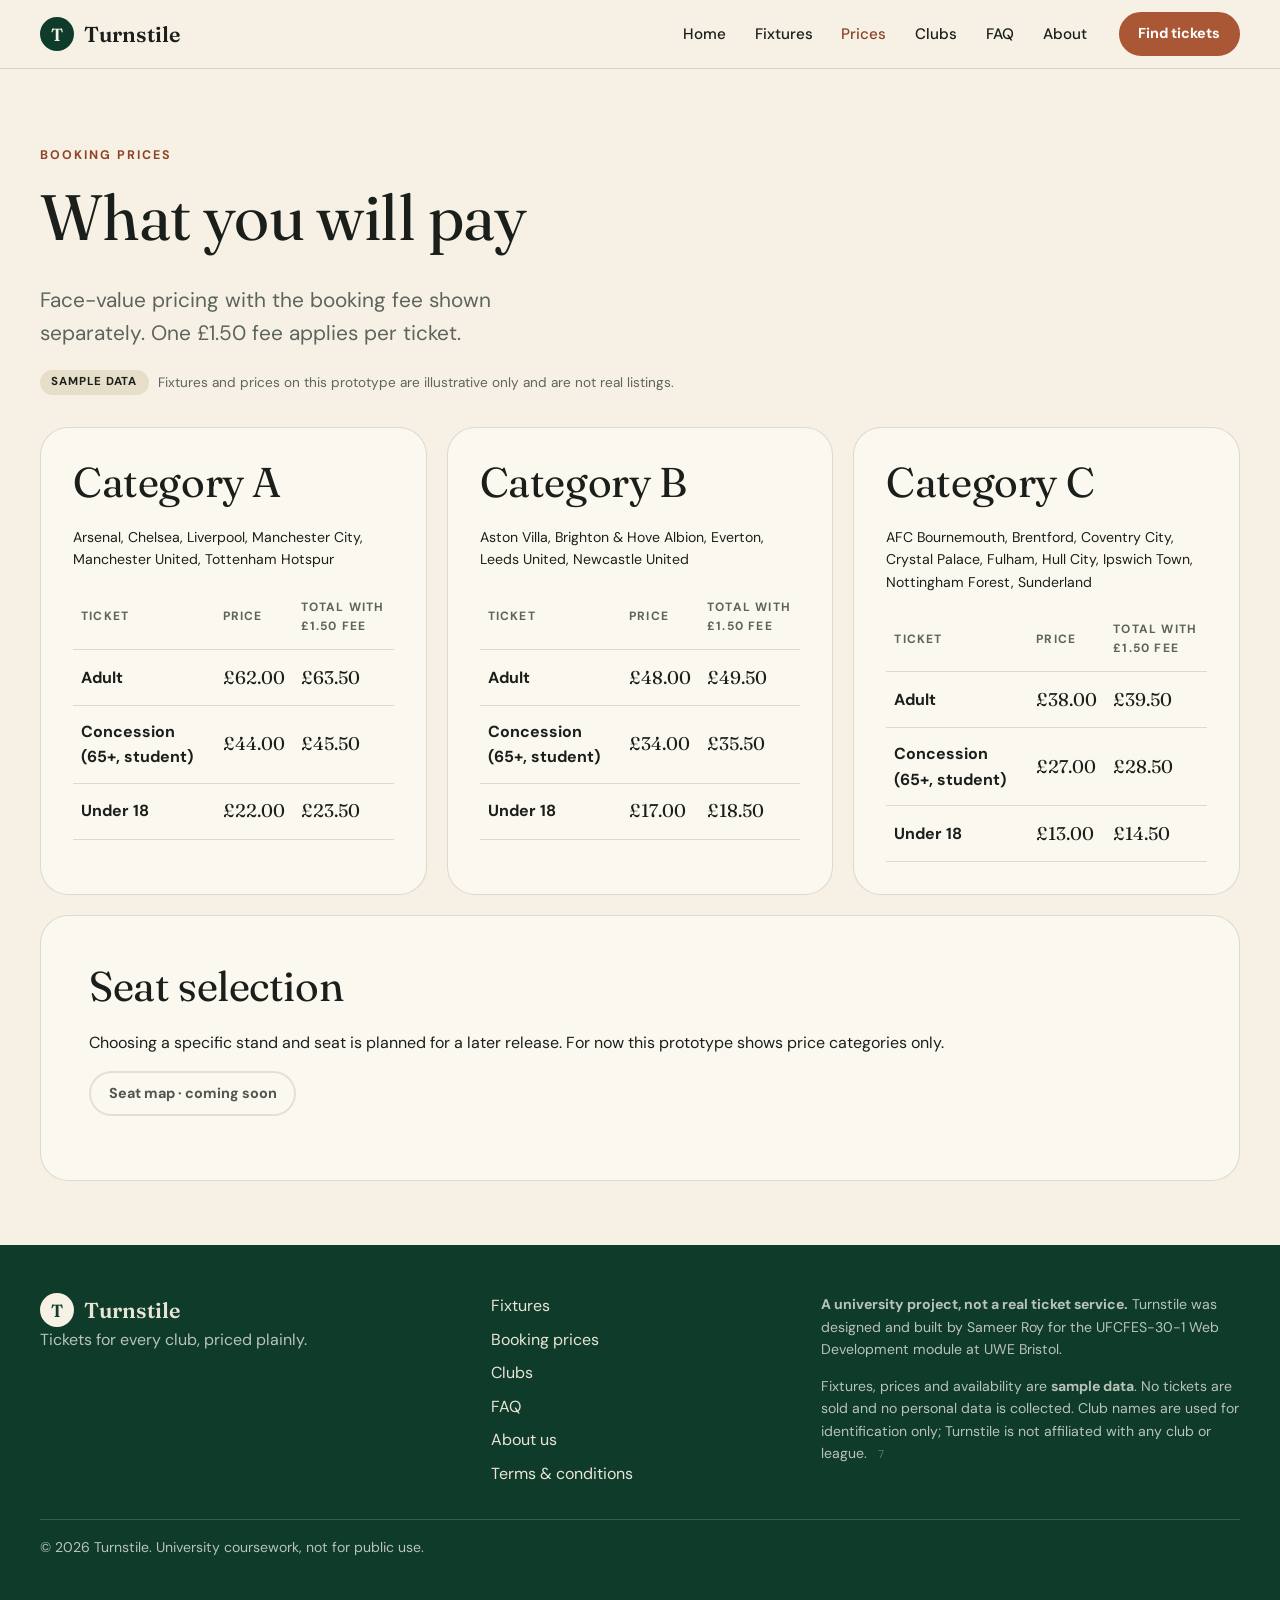
<file: src/prices.html>
<!DOCTYPE html>
<html lang="en-GB">
  <head>
    <meta charset="utf-8">
    <meta name="viewport" content="width=device-width, initial-scale=1">
    <title>Booking prices | Turnstile</title>
    <meta name="description" content="Clear ticket price categories with booking fee shown separately.">
    <meta name="theme-color" content="#0f3b2a">
    <link rel="icon" href="assets/favicon.svg" type="image/svg+xml">
    <link rel="preconnect" href="https://fonts.googleapis.com">
    <link rel="preconnect" href="https://fonts.gstatic.com" crossorigin>
    <link rel="stylesheet" href="https://fonts.googleapis.com/css2?family=Fraunces:opsz,wght@9..144,400;9..144,600&family=DM+Sans:wght@400;500;700&display=swap">
    <link rel="stylesheet" href="css/style.css">
    <link rel="stylesheet" href="css/theme.css">
  </head>
  <body>
    <a class="skip" href="#main">Skip to content</a>
    <header class="site-header">
      <div class="bar">
        <a class="brand" href="index.html" aria-label="Turnstile home"><span class="mono" aria-hidden="true">T</span><span class="word">Turnstile</span></a>
        <input type="checkbox" id="nav-toggle" class="nav-toggle" aria-label="Toggle menu">
        <label for="nav-toggle" class="burger" aria-hidden="true"><i></i><i></i><i></i></label>
        <nav class="nav" aria-label="Main">
          <ul>
            <li><a href="index.html">Home</a></li>
            <li><a href="fixtures.html">Fixtures</a></li>
            <li><a href="prices.html" aria-current="page">Prices</a></li>
            <li><a href="clubs.html">Clubs</a></li>
            <li><a href="faq.html">FAQ</a></li>
            <li><a href="about.html">About</a></li>
          </ul>
          <a class="pill sm" href="fixtures.html">Find tickets</a>
        </nav>
      </div>
    </header>
    <main id="main">
      <section class="page-head wrap">
        <p class="eyebrow dark">Booking prices</p>
        <h1>What you will pay</h1>
        <p class="lead dark">Face-value pricing with the booking fee shown separately. One &pound;1.50 fee applies per ticket.</p>
        <p class="sample"><span>Sample data</span> Fixtures and prices on this prototype are illustrative only and are not real listings.</p>
      </section>
      <section class="wrap cats">
        <section class="cat round" id="cat-a">
          <h2>Category A</h2>
          <p class="small">Arsenal, Chelsea, Liverpool, Manchester City, Manchester United, Tottenham Hotspur</p>
          <div class="table-wrap">
            <table>
              <caption class="sr">Category A ticket prices</caption>
              <thead>
                <tr>
                  <th scope="col">Ticket</th>
                  <th scope="col">Price</th>
                  <th scope="col">Total with &pound;1.50 fee</th>
                </tr>
              </thead>
              <tbody>
                <tr>
                  <th scope="row">Adult</th>
                  <td>&pound;62.00</td>
                  <td>&pound;63.50</td>
                </tr>
                <tr>
                  <th scope="row">Concession (65+, student)</th>
                  <td>&pound;44.00</td>
                  <td>&pound;45.50</td>
                </tr>
                <tr>
                  <th scope="row">Under 18</th>
                  <td>&pound;22.00</td>
                  <td>&pound;23.50</td>
                </tr>
              </tbody>
            </table>
          </div>
        </section>
        <section class="cat round" id="cat-b">
          <h2>Category B</h2>
          <p class="small">Aston Villa, Brighton &amp; Hove Albion, Everton, Leeds United, Newcastle United</p>
          <div class="table-wrap">
            <table>
              <caption class="sr">Category B ticket prices</caption>
              <thead>
                <tr>
                  <th scope="col">Ticket</th>
                  <th scope="col">Price</th>
                  <th scope="col">Total with &pound;1.50 fee</th>
                </tr>
              </thead>
              <tbody>
                <tr>
                  <th scope="row">Adult</th>
                  <td>&pound;48.00</td>
                  <td>&pound;49.50</td>
                </tr>
                <tr>
                  <th scope="row">Concession (65+, student)</th>
                  <td>&pound;34.00</td>
                  <td>&pound;35.50</td>
                </tr>
                <tr>
                  <th scope="row">Under 18</th>
                  <td>&pound;17.00</td>
                  <td>&pound;18.50</td>
                </tr>
              </tbody>
            </table>
          </div>
        </section>
        <section class="cat round" id="cat-c">
          <h2>Category C</h2>
          <p class="small">AFC Bournemouth, Brentford, Coventry City, Crystal Palace, Fulham, Hull City, Ipswich Town, Nottingham Forest, Sunderland</p>
          <div class="table-wrap">
            <table>
              <caption class="sr">Category C ticket prices</caption>
              <thead>
                <tr>
                  <th scope="col">Ticket</th>
                  <th scope="col">Price</th>
                  <th scope="col">Total with &pound;1.50 fee</th>
                </tr>
              </thead>
              <tbody>
                <tr>
                  <th scope="row">Adult</th>
                  <td>&pound;38.00</td>
                  <td>&pound;39.50</td>
                </tr>
                <tr>
                  <th scope="row">Concession (65+, student)</th>
                  <td>&pound;27.00</td>
                  <td>&pound;28.50</td>
                </tr>
                <tr>
                  <th scope="row">Under 18</th>
                  <td>&pound;13.00</td>
                  <td>&pound;14.50</td>
                </tr>
              </tbody>
            </table>
          </div>
        </section>
      </section>
      <section class="wrap">
        <div class="panel round">
          <h2>Seat selection</h2>
          <p>Choosing a specific stand and seat is planned for a later release. For now this prototype shows price categories only.</p>
          <p><span class="pill sm ghost" aria-disabled="true">Seat map &middot; coming soon</span></p>
        </div>
      </section>
    </main>
    <footer class="site-footer">
      <div class="wrap foot">
        <div>
          <a class="brand light" href="index.html"><span class="mono" aria-hidden="true">T</span><span class="word">Turnstile</span></a>
          <p class="muted">Tickets for every club, priced plainly.</p>
        </div>
        <nav aria-label="Footer">
          <ul>
            <li><a href="fixtures.html">Fixtures</a></li>
            <li><a href="prices.html">Booking prices</a></li>
            <li><a href="clubs.html">Clubs</a></li>
            <li><a href="faq.html">FAQ</a></li>
            <li><a href="about.html">About us</a></li>
            <li><a href="terms.html">Terms &amp; conditions</a></li>
          </ul>
        </nav>
        <div class="small muted">
          <p><strong>A university project, not a real ticket service.</strong> Turnstile was designed and built by Sameer Roy for the UFCFES-30-1 Web Development module at UWE Bristol.</p>
          <p>Fixtures, prices and availability are <strong>sample data</strong>. No tickets are sold and no personal data is collected. Club names are used for identification only; Turnstile is not affiliated with any club or league. <a class="seven-link" href="seven.html" aria-label="A small tribute">7</a></p>
        </div>
      </div>
      <p class="wrap small muted foot-note">&copy; 2026 Turnstile. University coursework, not for public use.</p>
    </footer>
  </body>
</html>
</file>
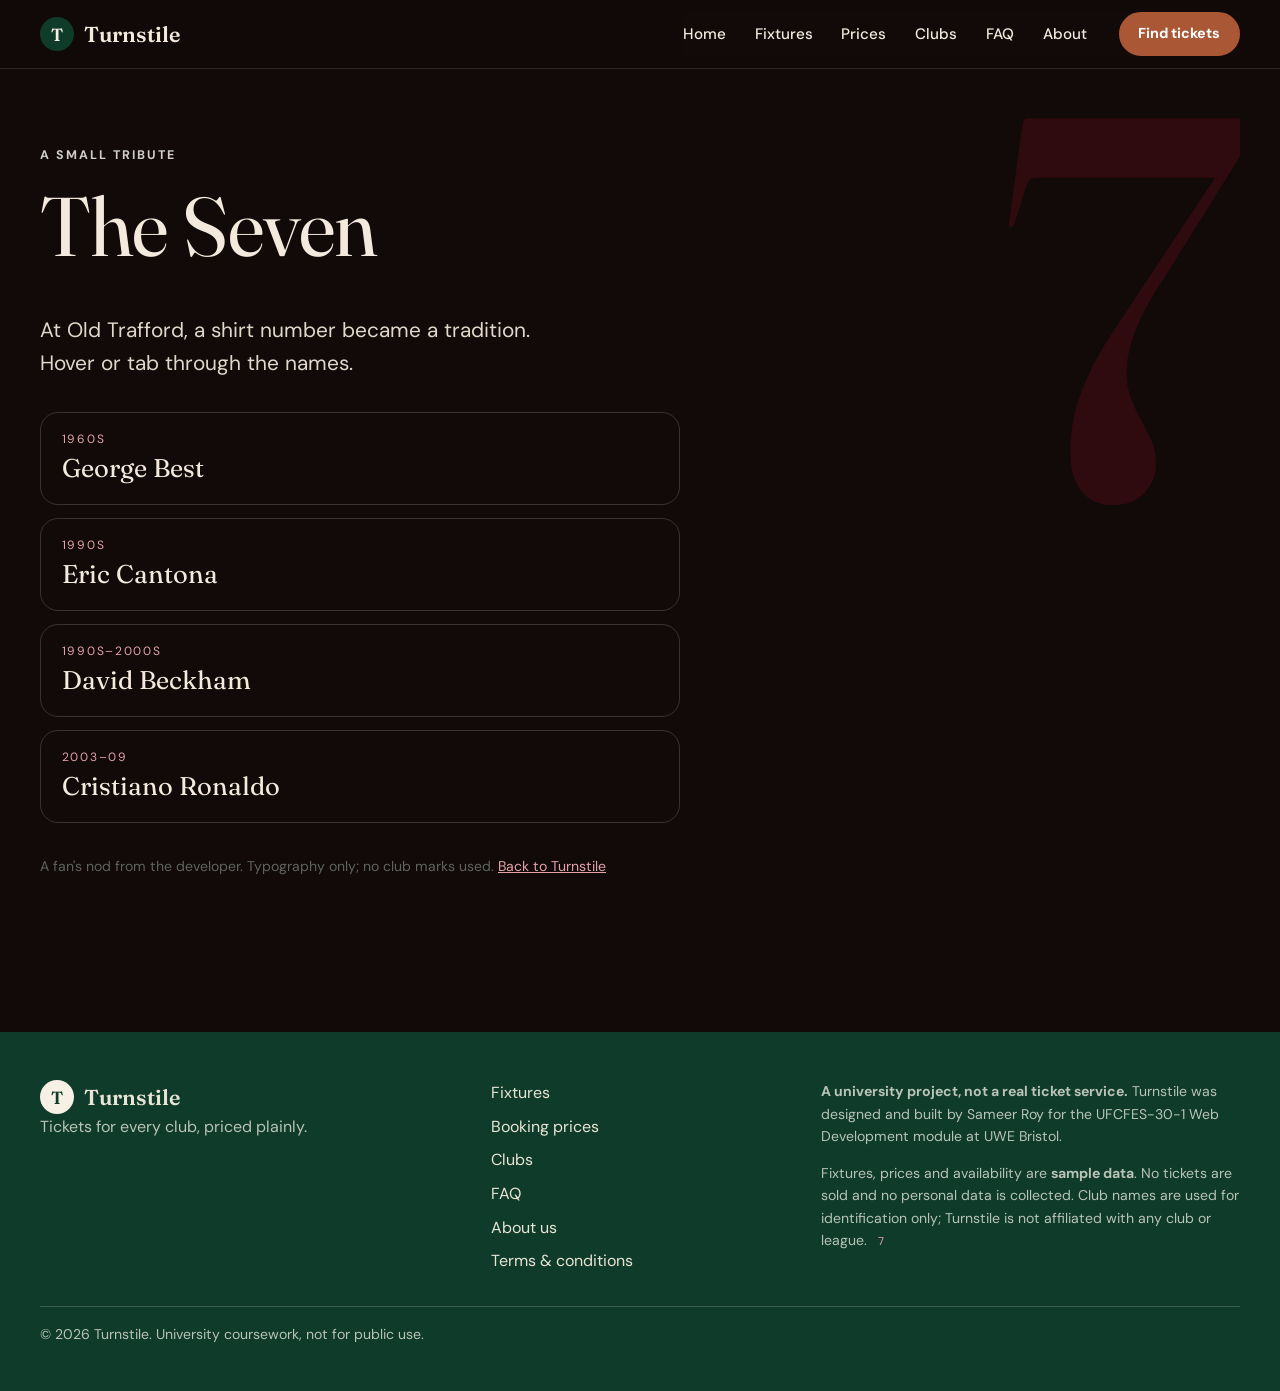
<file: src/seven.html>
<!DOCTYPE html>
<html lang="en-GB">
  <head>
    <meta charset="utf-8">
    <meta name="viewport" content="width=device-width, initial-scale=1">
    <title>The Seven | Turnstile</title>
    <meta name="description" content="A small tribute.">
    <meta name="theme-color" content="#0f3b2a">
    <link rel="icon" href="assets/favicon.svg" type="image/svg+xml">
    <link rel="preconnect" href="https://fonts.googleapis.com">
    <link rel="preconnect" href="https://fonts.gstatic.com" crossorigin>
    <link rel="stylesheet" href="https://fonts.googleapis.com/css2?family=Fraunces:opsz,wght@9..144,400;9..144,600&family=DM+Sans:wght@400;500;700&display=swap">
    <link rel="stylesheet" href="css/style.css">
    <link rel="stylesheet" href="css/theme.css">
  </head>
  <body class="dark-page">
    <a class="skip" href="#main">Skip to content</a>
    <header class="site-header">
      <div class="bar">
        <a class="brand" href="index.html" aria-label="Turnstile home"><span class="mono" aria-hidden="true">T</span><span class="word">Turnstile</span></a>
        <input type="checkbox" id="nav-toggle" class="nav-toggle" aria-label="Toggle menu">
        <label for="nav-toggle" class="burger" aria-hidden="true"><i></i><i></i><i></i></label>
        <nav class="nav" aria-label="Main">
          <ul>
            <li><a href="index.html">Home</a></li>
            <li><a href="fixtures.html">Fixtures</a></li>
            <li><a href="prices.html">Prices</a></li>
            <li><a href="clubs.html">Clubs</a></li>
            <li><a href="faq.html">FAQ</a></li>
            <li><a href="about.html">About</a></li>
          </ul>
          <a class="pill sm" href="fixtures.html">Find tickets</a>
        </nav>
      </div>
    </header>
    <main id="main">
      <section class="seven wrap">
        <p class="eyebrow">A small tribute</p>
        <div class="big7" aria-hidden="true">7</div>
        <h1>The Seven</h1>
        <p class="lead">At Old Trafford, a shirt number became a tradition. Hover or tab through the names.</p>
        <ul class="legends">
          <li tabindex="0"><span class="yr">1960s</span><b>George Best</b><i>Genius on the wing. The original icon.</i></li>
          <li tabindex="0"><span class="yr">1990s</span><b>Eric Cantona</b><i>Collar up, head high. The King.</i></li>
          <li tabindex="0"><span class="yr">1990s&ndash;2000s</span><b>David Beckham</b><i>The cross, the free kick, the poise.</i></li>
          <li tabindex="0"><span class="yr">2003&ndash;09</span><b>Cristiano Ronaldo</b><i>Pace and power; then back again.</i></li>
        </ul>
        <p class="small muted">A fan's nod from the developer. Typography only; no club marks used. <a href="index.html">Back to Turnstile</a></p>
      </section>
    </main>
    <footer class="site-footer">
      <div class="wrap foot">
        <div>
          <a class="brand light" href="index.html"><span class="mono" aria-hidden="true">T</span><span class="word">Turnstile</span></a>
          <p class="muted">Tickets for every club, priced plainly.</p>
        </div>
        <nav aria-label="Footer">
          <ul>
            <li><a href="fixtures.html">Fixtures</a></li>
            <li><a href="prices.html">Booking prices</a></li>
            <li><a href="clubs.html">Clubs</a></li>
            <li><a href="faq.html">FAQ</a></li>
            <li><a href="about.html">About us</a></li>
            <li><a href="terms.html">Terms &amp; conditions</a></li>
          </ul>
        </nav>
        <div class="small muted">
          <p><strong>A university project, not a real ticket service.</strong> Turnstile was designed and built by Sameer Roy for the UFCFES-30-1 Web Development module at UWE Bristol.</p>
          <p>Fixtures, prices and availability are <strong>sample data</strong>. No tickets are sold and no personal data is collected. Club names are used for identification only; Turnstile is not affiliated with any club or league. <a class="seven-link" href="seven.html" aria-label="A small tribute">7</a></p>
        </div>
      </div>
      <p class="wrap small muted foot-note">&copy; 2026 Turnstile. University coursework, not for public use.</p>
    </footer>
  </body>
</html>
</file>
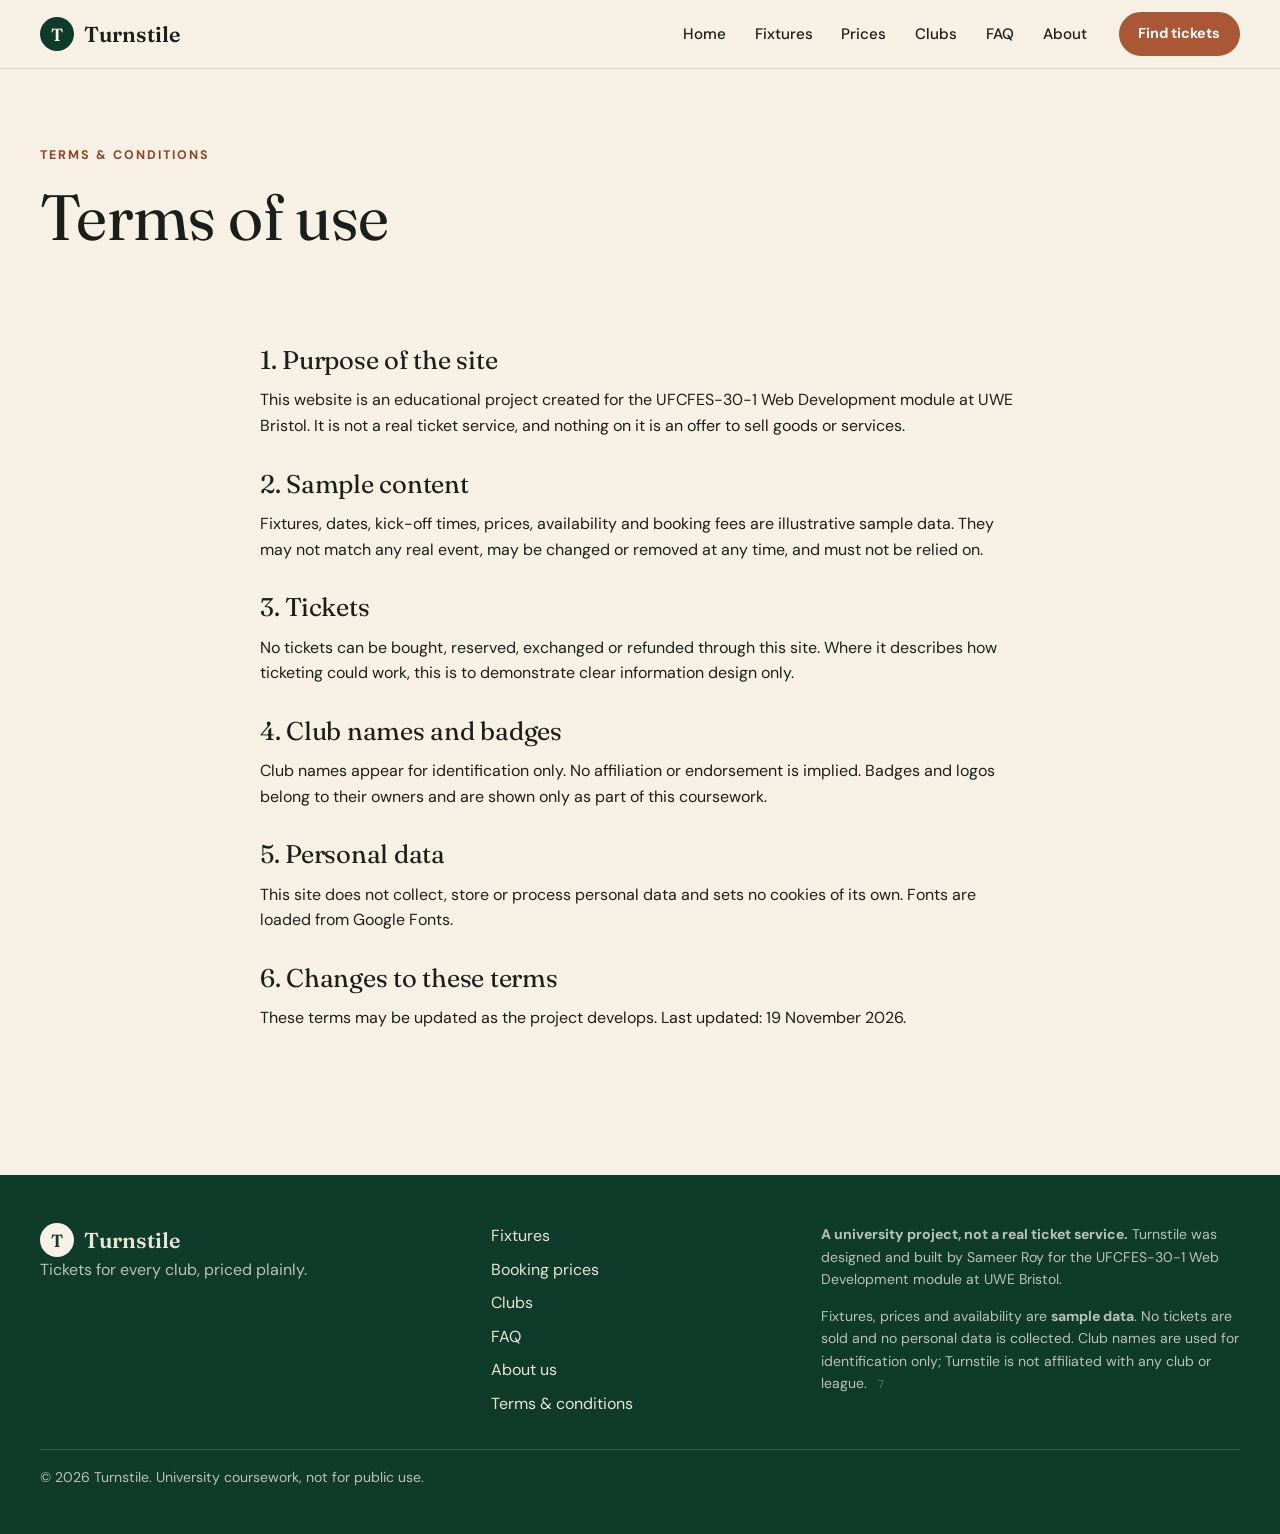
<file: src/terms.html>
<!DOCTYPE html>
<html lang="en-GB">
  <head>
    <meta charset="utf-8">
    <meta name="viewport" content="width=device-width, initial-scale=1">
    <title>Terms and conditions | Turnstile</title>
    <meta name="description" content="Terms of use for this prototype.">
    <meta name="theme-color" content="#0f3b2a">
    <link rel="icon" href="assets/favicon.svg" type="image/svg+xml">
    <link rel="preconnect" href="https://fonts.googleapis.com">
    <link rel="preconnect" href="https://fonts.gstatic.com" crossorigin>
    <link rel="stylesheet" href="https://fonts.googleapis.com/css2?family=Fraunces:opsz,wght@9..144,400;9..144,600&family=DM+Sans:wght@400;500;700&display=swap">
    <link rel="stylesheet" href="css/style.css">
    <link rel="stylesheet" href="css/theme.css">
  </head>
  <body>
    <a class="skip" href="#main">Skip to content</a>
    <header class="site-header">
      <div class="bar">
        <a class="brand" href="index.html" aria-label="Turnstile home"><span class="mono" aria-hidden="true">T</span><span class="word">Turnstile</span></a>
        <input type="checkbox" id="nav-toggle" class="nav-toggle" aria-label="Toggle menu">
        <label for="nav-toggle" class="burger" aria-hidden="true"><i></i><i></i><i></i></label>
        <nav class="nav" aria-label="Main">
          <ul>
            <li><a href="index.html">Home</a></li>
            <li><a href="fixtures.html">Fixtures</a></li>
            <li><a href="prices.html">Prices</a></li>
            <li><a href="clubs.html">Clubs</a></li>
            <li><a href="faq.html">FAQ</a></li>
            <li><a href="about.html">About</a></li>
          </ul>
          <a class="pill sm" href="fixtures.html">Find tickets</a>
        </nav>
      </div>
    </header>
    <main id="main">
      <section class="page-head wrap">
        <p class="eyebrow dark">Terms &amp; conditions</p>
        <h1>Terms of use</h1>
      </section>
      <section class="wrap narrow prose">
        <h2>1. Purpose of the site</h2>
        <p>This website is an educational project created for the UFCFES-30-1 Web Development module at UWE Bristol. It is not a real ticket service, and nothing on it is an offer to sell goods or services.</p>
        <h2>2. Sample content</h2>
        <p>Fixtures, dates, kick-off times, prices, availability and booking fees are illustrative sample data. They may not match any real event, may be changed or removed at any time, and must not be relied on.</p>
        <h2>3. Tickets</h2>
        <p>No tickets can be bought, reserved, exchanged or refunded through this site. Where it describes how ticketing could work, this is to demonstrate clear information design only.</p>
        <h2>4. Club names and badges</h2>
        <p>Club names appear for identification only. No affiliation or endorsement is implied. Badges and logos belong to their owners and are shown only as part of this coursework.</p>
        <h2>5. Personal data</h2>
        <p>This site does not collect, store or process personal data and sets no cookies of its own. Fonts are loaded from Google Fonts.</p>
        <h2>6. Changes to these terms</h2>
        <p>These terms may be updated as the project develops. Last updated: 19 November 2026.</p>
      </section>
    </main>
    <footer class="site-footer">
      <div class="wrap foot">
        <div>
          <a class="brand light" href="index.html"><span class="mono" aria-hidden="true">T</span><span class="word">Turnstile</span></a>
          <p class="muted">Tickets for every club, priced plainly.</p>
        </div>
        <nav aria-label="Footer">
          <ul>
            <li><a href="fixtures.html">Fixtures</a></li>
            <li><a href="prices.html">Booking prices</a></li>
            <li><a href="clubs.html">Clubs</a></li>
            <li><a href="faq.html">FAQ</a></li>
            <li><a href="about.html">About us</a></li>
            <li><a href="terms.html">Terms &amp; conditions</a></li>
          </ul>
        </nav>
        <div class="small muted">
          <p><strong>A university project, not a real ticket service.</strong> Turnstile was designed and built by Sameer Roy for the UFCFES-30-1 Web Development module at UWE Bristol.</p>
          <p>Fixtures, prices and availability are <strong>sample data</strong>. No tickets are sold and no personal data is collected. Club names are used for identification only; Turnstile is not affiliated with any club or league. <a class="seven-link" href="seven.html" aria-label="A small tribute">7</a></p>
        </div>
      </div>
      <p class="wrap small muted foot-note">&copy; 2026 Turnstile. University coursework, not for public use.</p>
    </footer>
  </body>
</html>
</file>
<file: src/css/style.css>
/* Turnstile v4: pure CSS. Cream / deep pitch green / clay. */
:root{
  --cream:#f6f1e4; --paper:#fbf8ef; --stone:#e6dec9; --ink:#1b1f1c; --muted:#5d645d;
  --green:#0f3b2a; --green-2:#1d5a41; --clay:#aa5736; --clay-d:#8d4428; --line:rgba(27,31,28,.14);
  --serif:"Fraunces",Georgia,"Times New Roman",serif; --sans:"DM Sans",system-ui,-apple-system,"Segoe UI",Arial,sans-serif;
  --r:28px; --wrap:1200px;
}
*{box-sizing:border-box}
html{scroll-behavior:smooth;overflow-x:clip}
body{margin:0;background:var(--cream);color:var(--ink);font:400 1rem/1.6 var(--sans);overflow-x:clip;-webkit-font-smoothing:antialiased}
img,video{max-width:100%;display:block}
a{color:inherit}
h1,h2,h3{font-family:var(--serif);font-weight:400;line-height:1.08;letter-spacing:-.01em;margin:0 0 .5em}
h1{font-size:clamp(2.4rem,7vw,5.2rem)} h2{font-size:clamp(1.7rem,3.4vw,2.6rem)}
p{margin:0 0 1em}
.wrap{width:min(100% - 2.5rem,var(--wrap));margin-inline:auto}
.narrow{max-width:760px}
.small{font-size:.88rem}.muted{color:var(--muted)}
.sr{position:absolute;width:1px;height:1px;overflow:hidden;clip:rect(0 0 0 0)}
.skip{position:absolute;left:-999px;top:0;background:var(--green);color:#fff;padding:.6rem 1rem;z-index:99}
.skip:focus{left:0}
:focus-visible{outline:3px solid var(--clay);outline-offset:3px}

/* header + CSS-only nav */
.site-header{position:sticky;top:0;z-index:50;background:rgba(246,241,228,.94);backdrop-filter:blur(8px);border-bottom:1px solid var(--line)}
.bar{width:min(100% - 2.5rem,var(--wrap));margin-inline:auto;display:flex;align-items:center;justify-content:space-between;min-height:68px;position:relative}
.brand{display:flex;align-items:center;gap:.6rem;text-decoration:none}
.mono{display:grid;place-items:center;width:34px;height:34px;border-radius:50%;background:var(--green);color:var(--cream);font:600 1.1rem var(--serif)}
.word{font:600 1.35rem var(--serif);letter-spacing:.01em}
.brand.light .mono{background:var(--cream);color:var(--green)}
.nav-toggle{position:absolute;opacity:0;pointer-events:none}
.burger{display:flex;flex-direction:column;gap:5px;padding:.7rem;cursor:pointer}
.burger i{width:24px;height:2px;background:var(--ink);transition:.25s}
.nav-toggle:focus-visible+.burger{outline:3px solid var(--clay)}
.nav{position:absolute;top:100%;left:-1.25rem;right:-1.25rem;background:var(--cream);border-bottom:1px solid var(--line);padding:0 1.25rem;max-height:0;overflow:hidden;transition:max-height .3s}
.nav-toggle:checked~.nav{max-height:520px;padding-bottom:1.25rem}
.nav-toggle:checked+.burger i:nth-child(1){transform:translateY(7px) rotate(45deg)}
.nav-toggle:checked+.burger i:nth-child(2){opacity:0}
.nav-toggle:checked+.burger i:nth-child(3){transform:translateY(-7px) rotate(-45deg)}
.nav ul{list-style:none;margin:0;padding:0}
.nav li a{display:block;padding:.85rem 0;text-decoration:none;border-bottom:1px solid var(--line);font-weight:500}
.nav a[aria-current]{color:var(--clay-d)}
.nav .pill{margin-top:1rem}

/* buttons */
.pill{display:inline-flex;align-items:center;justify-content:center;gap:.4rem;background:var(--clay);color:#fff;text-decoration:none;font-weight:700;border-radius:999px;padding:.95rem 1.7rem;border:2px solid var(--clay);transition:background .2s,transform .2s}
.pill:hover{background:var(--clay-d);border-color:var(--clay-d);transform:translateY(-1px)}
.pill.sm{padding:.55rem 1.1rem;font-size:.9rem}
.pill.ghost{background:transparent;color:var(--ink);border-color:var(--line)}
.pill.ghost[aria-disabled]{cursor:not-allowed;opacity:.75}
.pill.ghost-light{background:transparent;border-color:rgba(255,255,255,.55);color:#fff}
.pill.ghost-light:hover{background:rgba(255,255,255,.12);border-color:#fff}
.link{font-weight:700;color:var(--clay-d)}
.eyebrow{font-size:.78rem;letter-spacing:.16em;text-transform:uppercase;font-weight:700;color:rgba(255,255,255,.8);margin:0 0 1rem}
.eyebrow.dark{color:var(--clay-d)}
.lead{font-size:clamp(1.05rem,2vw,1.3rem);max-width:34rem;opacity:.92}
.lead.dark{color:var(--muted);opacity:1}
.round{border-radius:var(--r)}

/* hero */
.hero{position:relative;margin:1rem auto 0;width:min(100% - 1.5rem,1360px);min-height:min(82vh,760px);border-radius:var(--r);overflow:hidden;color:#fff;background:var(--green);display:flex;align-items:flex-end;padding:clamp(1.5rem,5vw,4rem)}
.hero-media{position:absolute;inset:0;background:
  radial-gradient(120% 90% at 80% 0%,rgba(184,97,63,.35),transparent 55%),
  repeating-linear-gradient(90deg,rgba(255,255,255,.035) 0 64px,transparent 64px 128px),
  linear-gradient(160deg,#134a35,#0a2a1d);background-size:cover;background-position:center}
.hero-media::after{content:"";position:absolute;inset:8% 6%;border:2px solid rgba(255,255,255,.12);border-radius:6px}
.hero-media video{width:100%;height:100%;object-fit:cover}
.hero-in{position:relative;width:100%;margin:0}
.hero h1{margin-bottom:.4em;max-width:16ch}
.cta{display:flex;flex-wrap:wrap;gap:.8rem;margin:1.6rem 0 0}
.next{position:relative;display:none}

/* sections */
.band{padding:clamp(3rem,7vw,6rem) 0 0}
.band-head{display:flex;flex-wrap:wrap;align-items:baseline;gap:.5rem 1.5rem;margin-bottom:1.5rem}
.band-head .eyebrow{flex-basis:100%;margin:0}.band-head h2{margin:0}.band-head .link{margin-left:auto}
.split{display:grid;gap:1.25rem;margin-top:clamp(3rem,7vw,6rem)}
.split>*{min-width:0}
.panel{background:var(--paper);border:1px solid var(--line);padding:clamp(1.5rem,4vw,3rem)}
.steps{list-style:none;counter-reset:s;margin:1.5rem 0 0;padding:0}
.steps li{counter-increment:s;display:grid;gap:.2rem;padding:1rem 0 1rem 3rem;border-top:1px solid var(--line);position:relative}
.steps li::before{content:counter(s);position:absolute;left:0;top:1rem;width:2rem;height:2rem;border-radius:50%;background:var(--green);color:var(--cream);display:grid;place-items:center;font-family:var(--serif)}
.steps b{font-family:var(--serif);font-size:1.25rem;font-weight:400}.steps span{color:var(--muted)}
.media-panel{position:relative;min-height:320px;overflow:hidden;background:
  linear-gradient(135deg,var(--green-2),var(--green));display:grid;align-items:end}
.media-panel img{position:absolute;inset:0;width:100%;height:100%;object-fit:cover}
.cap{position:relative;margin:0;padding:1rem 1.25rem;color:rgba(255,255,255,.85);font-size:.85rem;background:linear-gradient(transparent,rgba(0,0,0,.45))}
.cta-panel{background:var(--green);color:#fff;padding:clamp(2rem,6vw,4.5rem);margin:clamp(3rem,7vw,6rem) 0;text-align:center}
.cta-panel h2{max-width:20ch;margin-inline:auto}.cta-panel p{opacity:.85}

/* fixtures */
.fx-list{display:grid;gap:.9rem}
.fx{display:grid;grid-template-columns:auto 1fr;gap:.4rem 1rem;align-items:center;background:var(--paper);border:1px solid var(--line);border-radius:20px;padding:1rem 1.1rem;min-width:0}
.fx-date{display:grid;justify-items:center;line-height:1;min-width:54px;padding-right:1rem;border-right:1px solid var(--line)}
.fx-date b{font:400 2rem var(--serif)}.fx-date span{text-transform:uppercase;font-size:.75rem;letter-spacing:.1em;color:var(--clay-d);font-weight:700}.fx-date small{color:var(--muted);font-size:.72rem;margin-top:.25rem}
.fx-teams{display:flex;flex-wrap:wrap;align-items:center;gap:.4rem .8rem;min-width:0}
.team{display:flex;align-items:center;gap:.5rem;font-family:var(--serif);font-size:1.05rem;min-width:0}
.vs{color:var(--muted);font-style:italic}
.fx-meta,.fx-price,.fx-actions{grid-column:1 / -1;margin:0}
.fx-meta{color:var(--muted);font-size:.9rem}.fx-price{font-size:.95rem}.fx-price b{font:400 1.4rem var(--serif)}
.fx-actions{display:flex;flex-wrap:wrap;gap:.5rem}
.month{margin:2.5rem 0 1rem}
.sample{display:flex;flex-wrap:wrap;gap:.6rem;align-items:center;font-size:.85rem;color:var(--muted);margin:1.25rem 0 0}
.sample span{background:var(--stone);color:var(--ink);font-weight:700;padding:.2rem .7rem;border-radius:999px;font-size:.72rem;letter-spacing:.08em;text-transform:uppercase}
.page-head{padding:clamp(2.5rem,6vw,5rem) 0 2rem}
.page-head h1{font-size:clamp(2.2rem,5.5vw,4rem)}

/* badges */
.badge{flex:none;border-radius:50%;object-fit:contain}
.badge.sm{width:32px;height:32px}.badge.md{width:44px;height:44px}.badge.lg{width:76px;height:76px}
.badge.ph{display:inline-grid;place-items:center;background:var(--stone);border:1.5px dashed rgba(27,31,28,.35);color:var(--muted);font:700 .62em var(--sans);letter-spacing:.04em}
.badge.ph.sm{font-size:.6rem}.badge.ph.md{font-size:.7rem}.badge.ph.lg{font-size:1rem}

/* clubs */
.club-strip{list-style:none;margin:0;padding:0;display:grid;grid-template-columns:repeat(2,1fr);gap:.75rem}
.club-strip a{display:flex;align-items:center;gap:.7rem;text-decoration:none;padding:.8rem;border:1px solid var(--line);border-radius:16px;background:var(--paper);font-size:.9rem;min-width:0}
.club-grid{list-style:none;margin:0 0 4rem;padding:0;display:grid;grid-template-columns:repeat(2,1fr);gap:.8rem}
.club a{display:grid;justify-items:center;text-align:center;gap:.25rem;text-decoration:none;padding:1.5rem 1rem;background:var(--paper);border:1px solid var(--line);border-radius:20px;height:100%;transition:transform .2s,border-color .2s}
.club a:hover{transform:translateY(-3px);border-color:var(--clay)}
.club h2{font-size:1.1rem;margin:.6rem 0 0}.club p{margin:0;color:var(--muted)}.tag{color:var(--clay-d)!important;font-weight:700}

/* prices */
.cats{display:grid;gap:1.25rem;margin-bottom:1.25rem}
.cat{background:var(--paper);border:1px solid var(--line);padding:clamp(1.25rem,3vw,2rem);scroll-margin-top:90px;min-width:0}
.table-wrap{overflow-x:auto}
table{width:100%;border-collapse:collapse}
th,td{text-align:left;padding:.8rem .5rem;border-bottom:1px solid var(--line)}
thead th{font-size:.75rem;letter-spacing:.1em;text-transform:uppercase;color:var(--muted)}
td{font-family:var(--serif);font-size:1.15rem}

/* faq + prose */
.qa{border-top:1px solid var(--line);padding:1rem 0}
.qa:last-child{border-bottom:1px solid var(--line)}
.qa summary{cursor:pointer;font:400 1.3rem var(--serif);list-style:none;display:flex;justify-content:space-between;gap:1rem}
.qa summary::after{content:"+";color:var(--clay)}.qa[open] summary::after{content:"\2212"}
.qa p{margin:.7rem 0 0;color:var(--muted)}
.prose h2{font-size:1.6rem;margin-top:2rem}.prose ul{padding-left:1.2rem}.prose{padding-bottom:4rem}

.note{background:var(--stone);border-left:4px solid var(--clay);padding:1rem 1.25rem;border-radius:8px;margin:0 0 1.5rem}
.figure{margin:2rem 0}.figure img{display:block;width:100%;height:auto;aspect-ratio:3/2;object-fit:cover;border-radius:16px}
.figure figcaption{font-size:.85rem;color:var(--muted);margin-top:.5rem}
.foot-note{margin-top:2rem;padding-top:1rem;border-top:1px solid rgba(233,229,214,.2)}

/* footer */
.site-footer{background:var(--green);color:#e9e5d6;margin-top:4rem;padding:3rem 0 2rem}
.foot{display:grid;gap:2rem}.foot ul{list-style:none;margin:0;padding:0;display:grid;gap:.5rem}
.foot a{text-decoration:none}.foot a:hover{text-decoration:underline}
.site-footer .muted{color:#b9c3b8}
.seven-link{display:inline-block;margin-left:.4rem;color:rgba(233,229,214,.35);font-size:.7rem;text-decoration:none}
.seven-link:hover,.seven-link:focus-visible{color:var(--clay)}

/* easter egg */
.dark-page{background:#120a09;color:#f3e9dc}
.dark-page .site-header{background:rgba(18,10,9,.94);border-color:rgba(255,255,255,.12)}
.dark-page .burger i{background:#f3e9dc}.dark-page .nav{background:#120a09}.dark-page .nav li a{border-color:rgba(255,255,255,.12)}
.seven{padding:clamp(2.5rem,6vw,5rem) 0;position:relative;overflow:hidden}
.big7{font:600 clamp(14rem,48vw,34rem)/.8 var(--serif);color:#c8102e;opacity:.16;position:absolute;right:-1rem;top:1rem;pointer-events:none;animation:drift 9s ease-in-out infinite alternate}
@keyframes drift{to{transform:translateY(14px) rotate(2deg)}}
.seven h1,.seven .lead,.legends,.seven p{position:relative}
.legends{list-style:none;margin:2rem 0;padding:0;display:grid;gap:.8rem;max-width:640px}
.legends li{display:grid;gap:.15rem;padding:1.1rem 1.3rem;border:1px solid rgba(255,255,255,.16);border-radius:18px;transition:background .3s,transform .3s}
.legends li:hover,.legends li:focus{background:rgba(200,16,46,.22);transform:translateX(8px);outline:none}
.legends b{font:400 1.6rem var(--serif)}.legends .yr{font-size:.75rem;letter-spacing:.14em;text-transform:uppercase;color:#e3a2a9}
.legends i{opacity:0;max-height:0;overflow:hidden;transition:.35s;color:#e8dccd}
.legends li:hover i,.legends li:focus i{opacity:1;max-height:3em}
.dark-page .small a{color:#e3a2a9}

/* tablet */
@media (min-width:640px){
  .club-strip{grid-template-columns:repeat(3,1fr)}.club-grid{grid-template-columns:repeat(3,1fr)}
  .fx{grid-template-columns:auto 1fr auto;padding:1.1rem 1.4rem}
  .fx-meta{grid-column:2;grid-row:2}.fx-price{grid-column:3;grid-row:1 / span 2;text-align:right}
  .fx-actions{grid-column:2 / -1}
  .foot{grid-template-columns:1.2fr 1fr}.foot p.small{grid-column:1 / -1}
  .cats{grid-template-columns:repeat(2,1fr)}
}
/* desktop */
@media (min-width:1024px){
  .burger,.nav-toggle{display:none}
  .nav{position:static;display:flex;align-items:center;gap:2rem;max-height:none;overflow:visible;padding:0;border:0;background:none}
  .nav ul{display:flex;gap:1.8rem}.nav li a{border:0;padding:.4rem 0;font-size:.95rem}
  .nav li a:hover{color:var(--clay-d)}.nav .pill{margin:0}
  .hero{align-items:flex-end;justify-content:space-between;gap:2rem}
  .hero-in{width:auto;flex:1}
  .next{display:block;width:340px;padding:1.5rem;border-radius:22px;background:rgba(251,248,239,.12);backdrop-filter:blur(14px);border:1px solid rgba(255,255,255,.25)}
  .next-teams{display:flex;flex-wrap:wrap;align-items:center;gap:.5rem;font:400 1.15rem var(--serif);margin-bottom:.6rem}
  .next-teams em{opacity:.7}
  .split{grid-template-columns:1.1fr 1fr}
  .club-strip{grid-template-columns:repeat(5,1fr)}.club-grid{grid-template-columns:repeat(5,1fr)}
  .fx-list{grid-template-columns:1fr 1fr}
  .fx{grid-template-columns:auto 1fr}.fx-meta,.fx-price,.fx-actions{grid-column:1 / -1;grid-row:auto;text-align:left}
  .cats{grid-template-columns:repeat(3,1fr)}
  .foot{grid-template-columns:1.4fr 1fr 1.4fr}.foot p.small{grid-column:auto}
}
@media (prefers-reduced-motion:reduce){*{animation:none!important;transition:none!important;scroll-behavior:auto!important}}
</file>
<file: src/css/theme.css>
/* generated at build */
.hero-media{background-image:linear-gradient(180deg,rgba(15,59,42,.35),rgba(15,59,42,.85)),url(../assets/photos/hero.jpg)}
</file>
